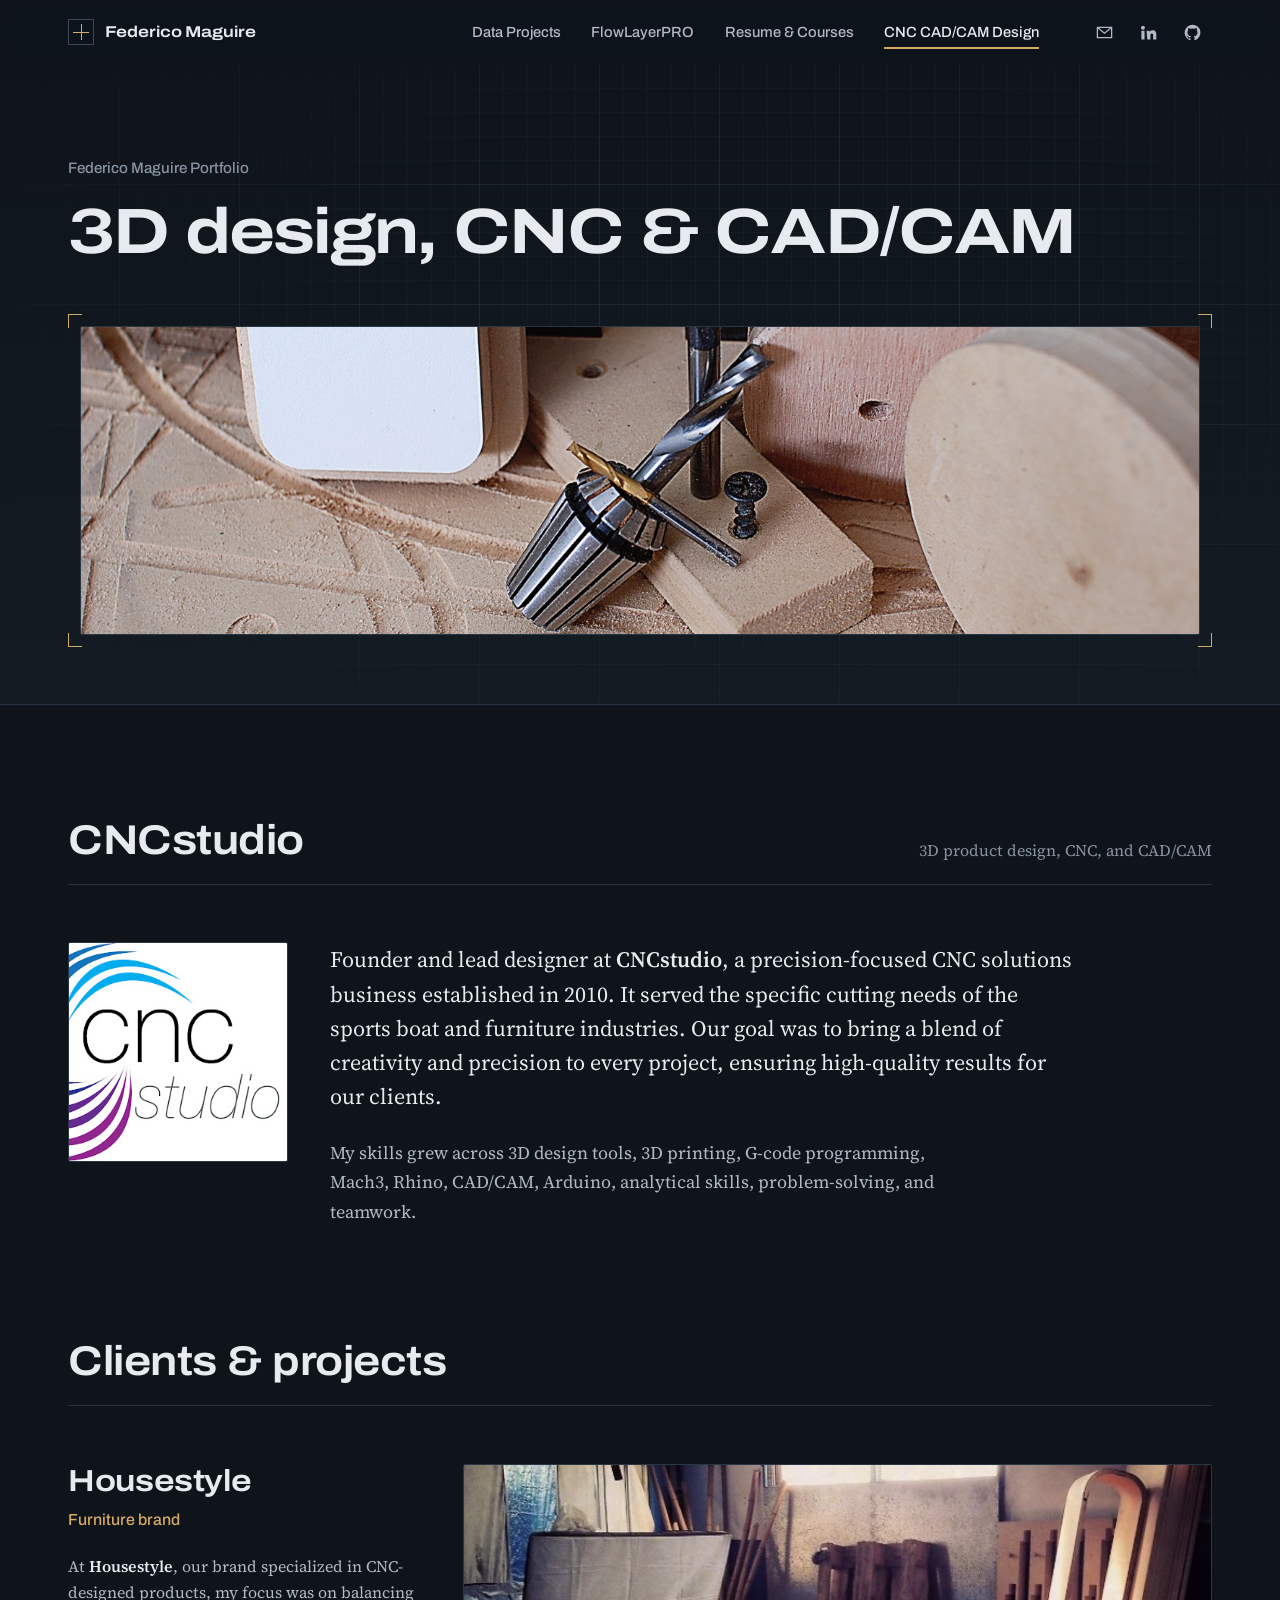
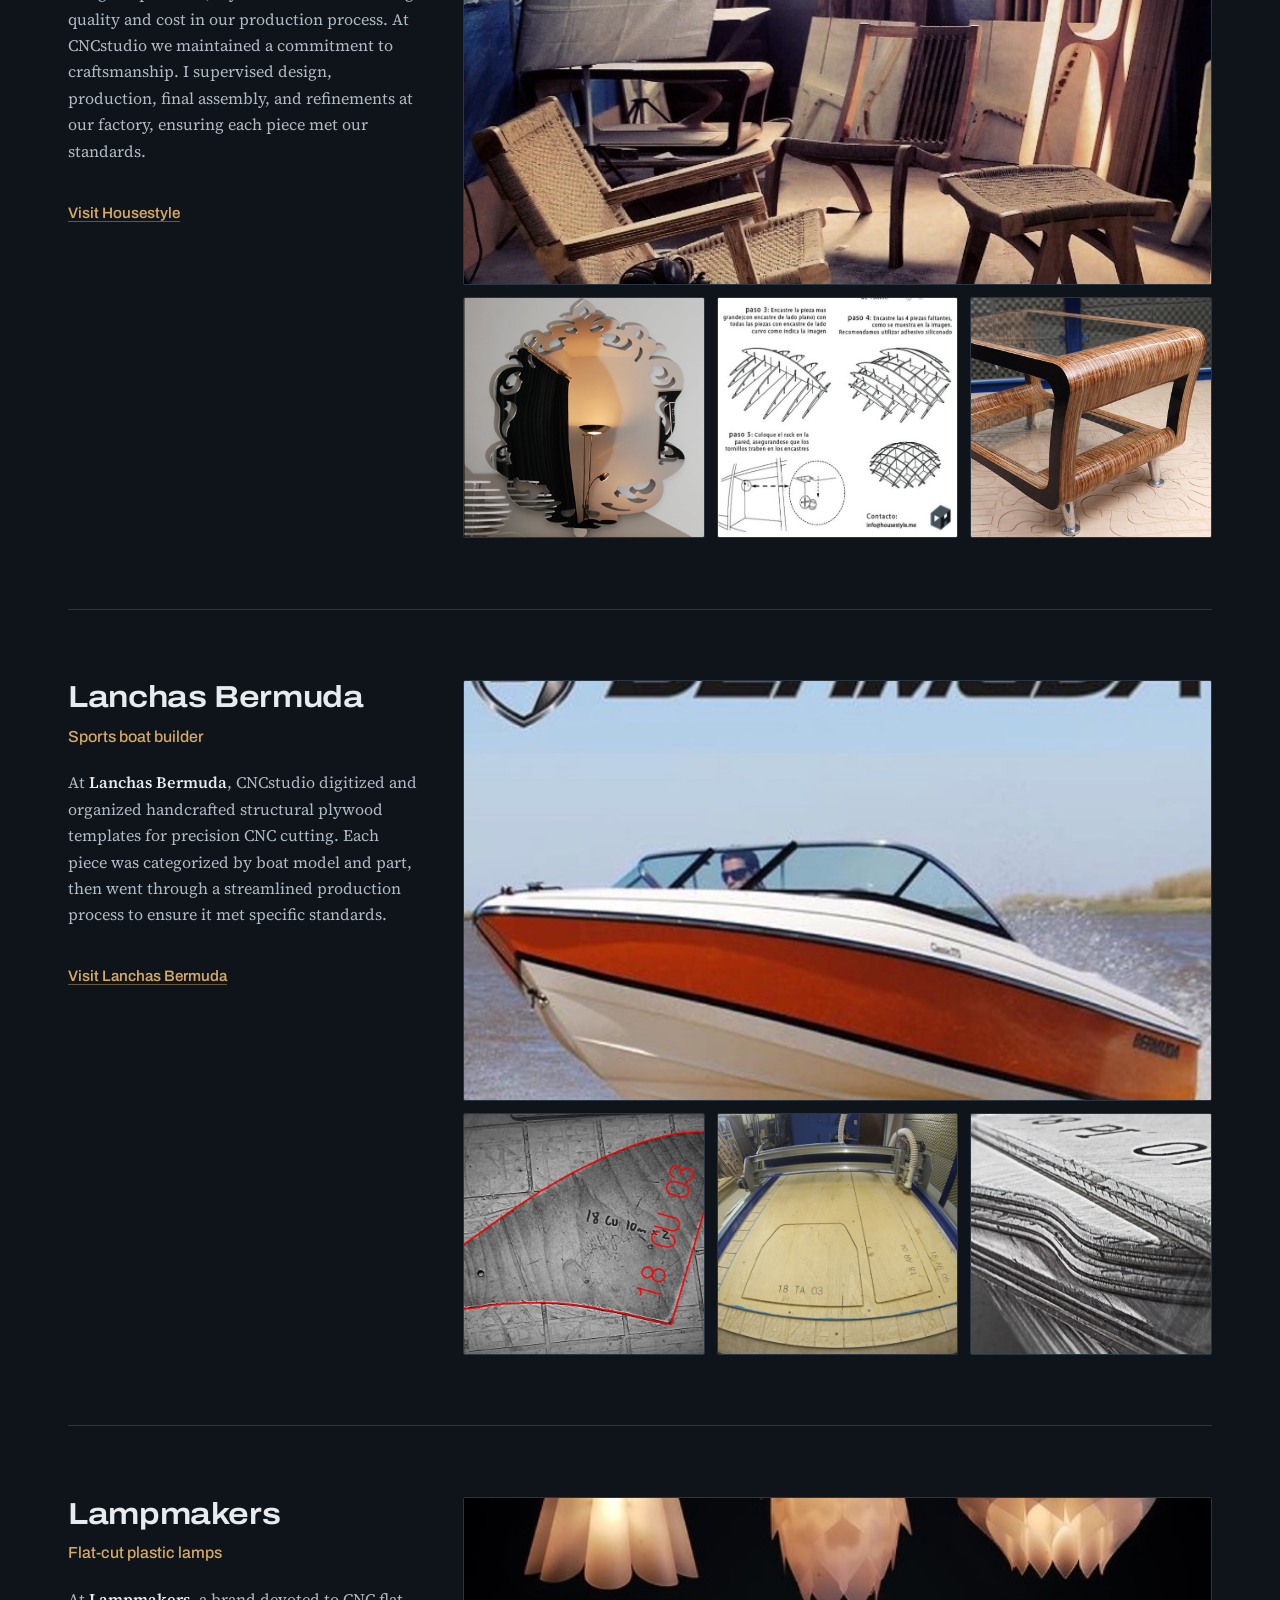
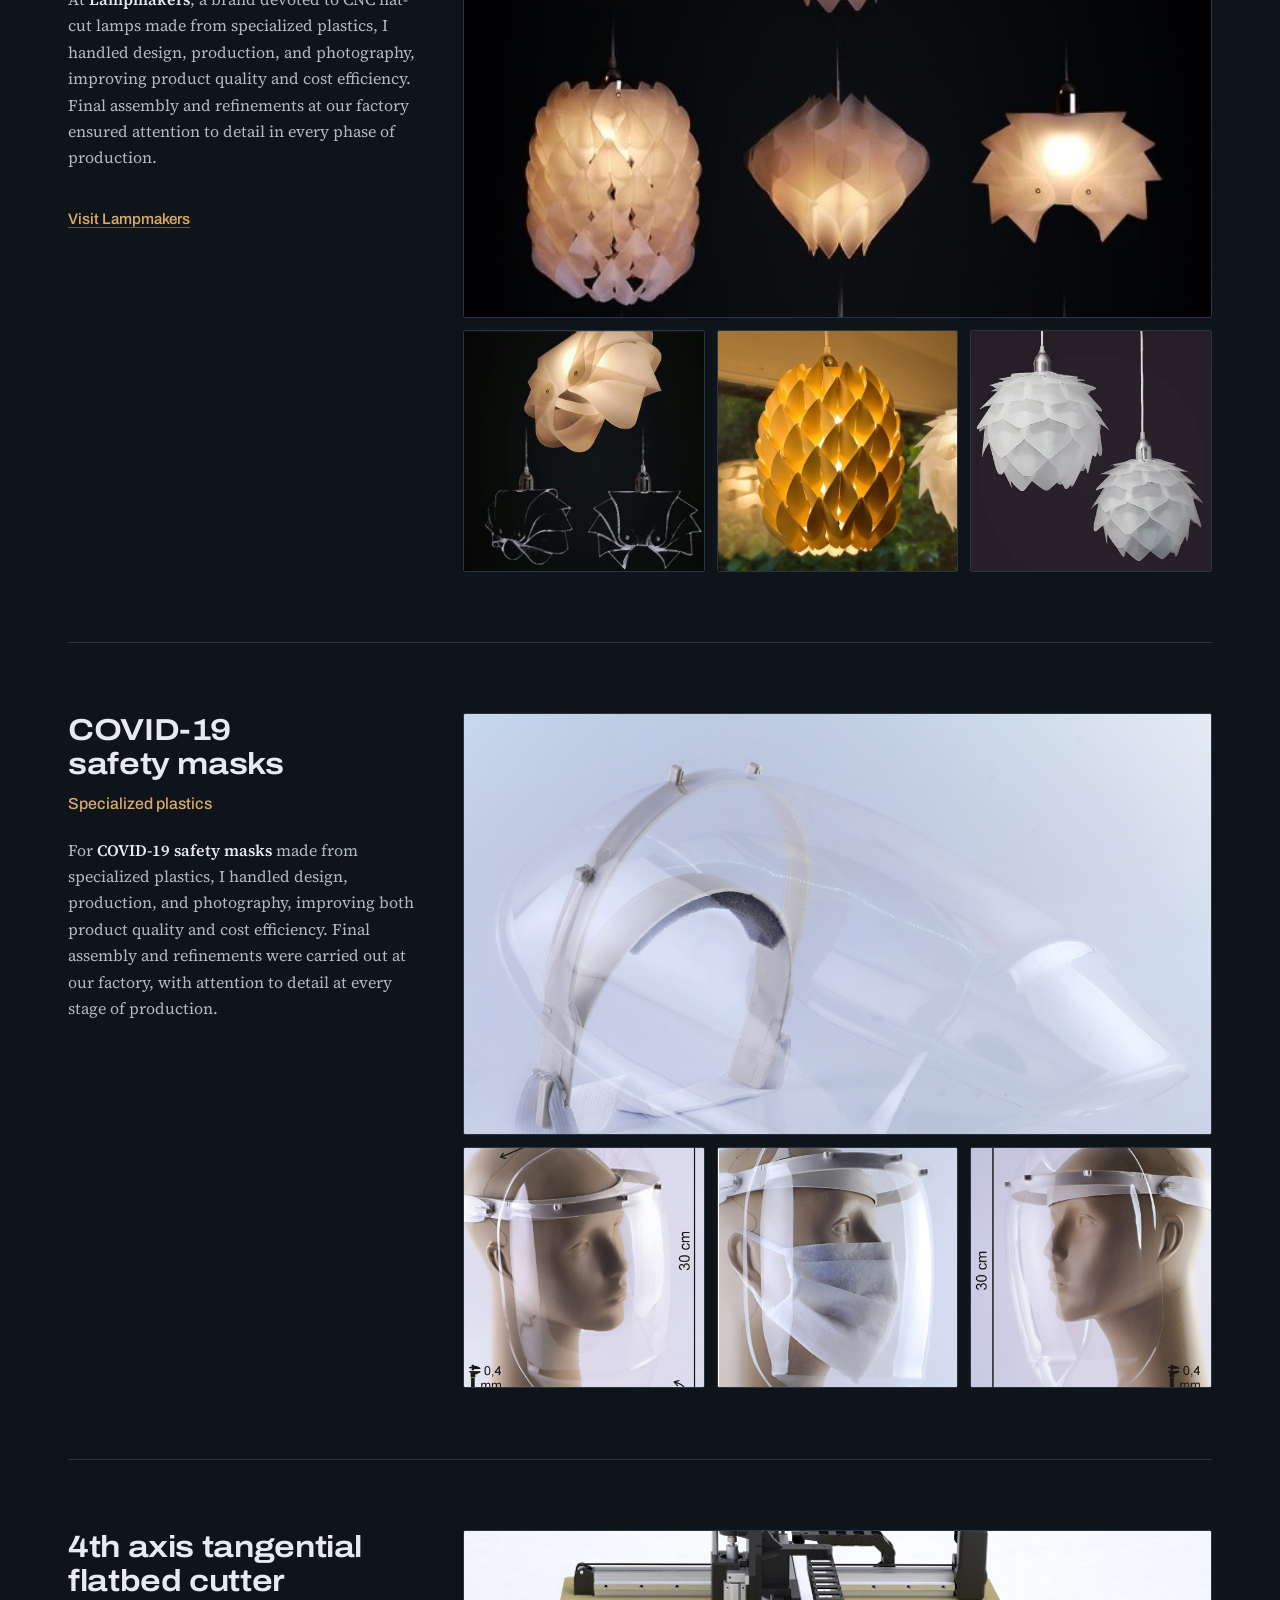
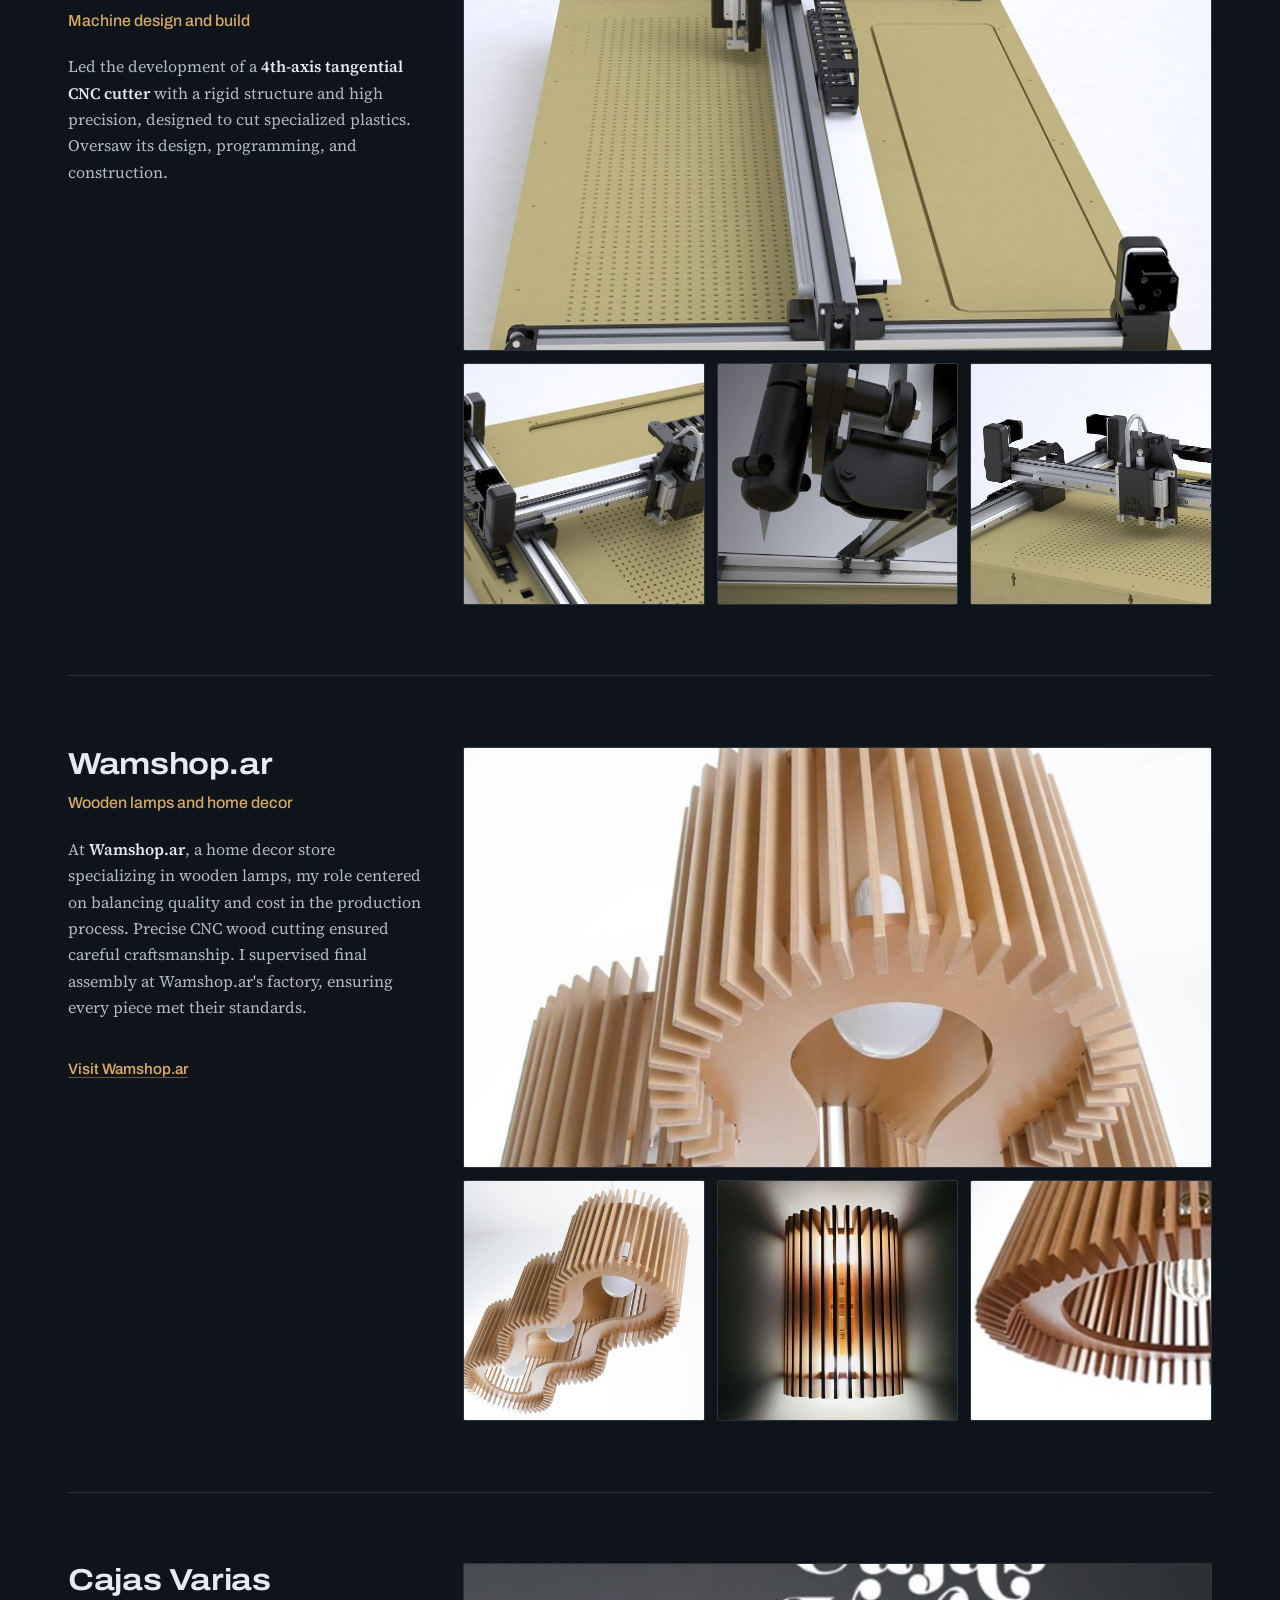
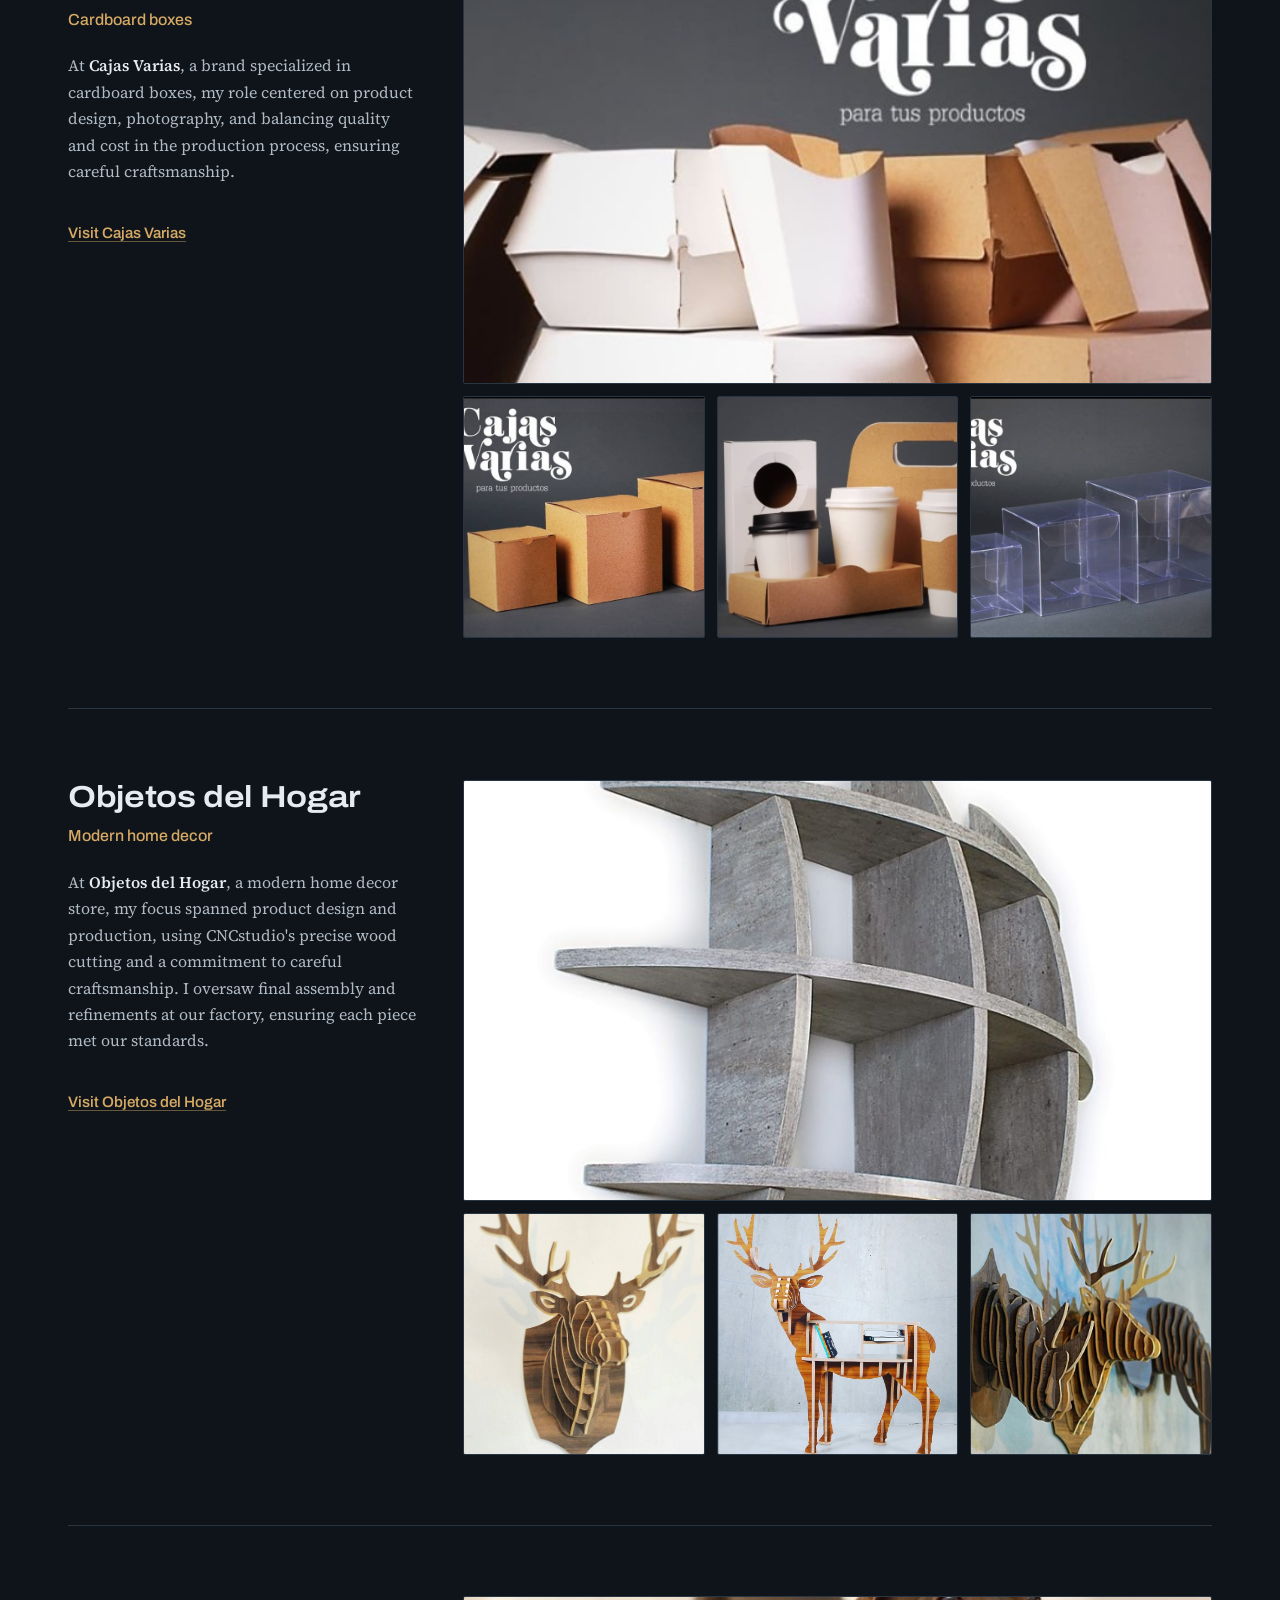
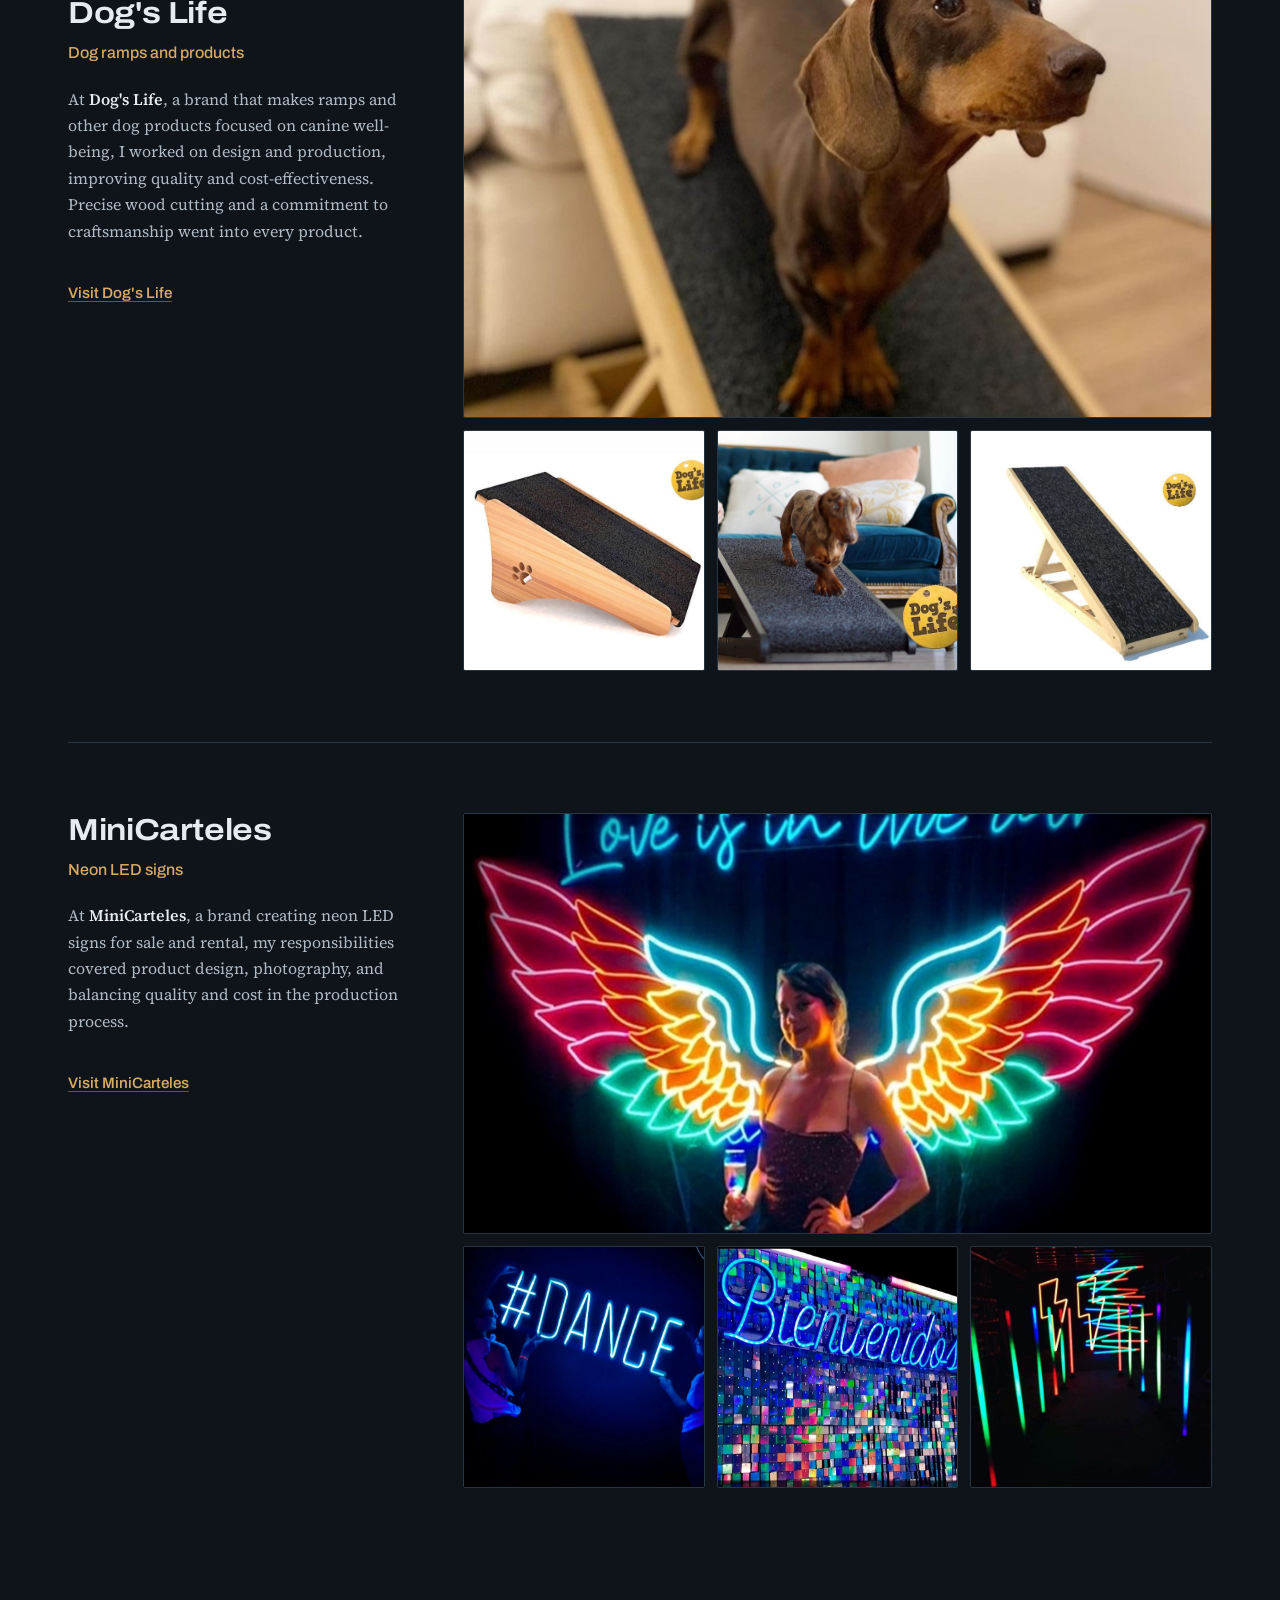
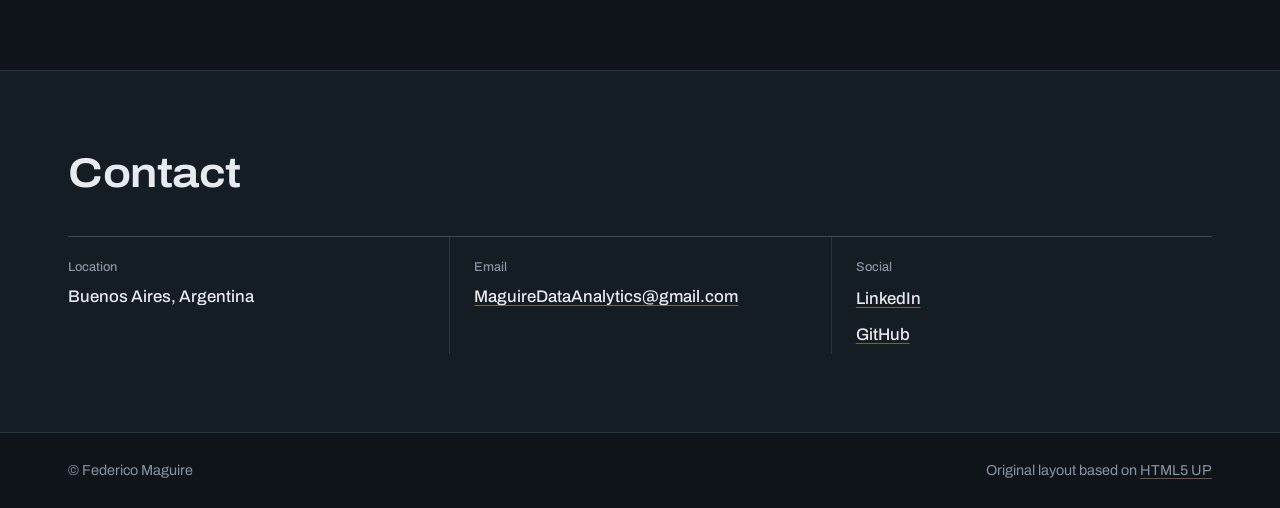
<file: elements.html>
<!DOCTYPE html>
<html lang="en">
<head>
	<meta charset="utf-8" />
	<meta name="viewport" content="width=device-width, initial-scale=1" />
	<title>CNC CAD/CAM Design | Federico Maguire Portfolio</title>
	<meta name="description" content="CNCstudio: 13 years of 3D product design, CNC production, and CAD/CAM work by Federico Maguire." />
	<meta name="theme-color" content="#0e141a" />
	<link rel="preload" href="assets/fonts/archivo-latin-wdth-normal.woff2" as="font" type="font/woff2" crossorigin />
	<link rel="stylesheet" href="assets/css/site.css" />
</head>
<body class="theme-brass">
	<a class="skip-link" href="#main">Skip to content</a>

	<svg width="0" height="0" style="position:absolute" aria-hidden="true">
		<symbol id="i-mail" viewBox="0 0 24 24"><path fill="none" stroke="currentColor" stroke-width="1.6" d="M3 5.5h18v13H3z"/><path fill="none" stroke="currentColor" stroke-width="1.6" d="m3.5 6 8.5 7 8.5-7"/></symbol>
		<symbol id="i-linkedin" viewBox="0 0 24 24"><path fill="currentColor" d="M4.98 3.5a2.5 2.5 0 1 1 0 5 2.5 2.5 0 0 1 0-5zM3 9.75h4v11H3zM9.5 9.75h3.8v1.5h.06c.53-1 1.83-2.05 3.77-2.05 4.03 0 4.77 2.65 4.77 6.1v5.45h-4v-4.83c0-1.15-.02-2.63-1.6-2.63-1.6 0-1.85 1.25-1.85 2.55v4.91h-4z"/></symbol>
		<symbol id="i-github" viewBox="0 0 24 24"><path fill="currentColor" d="M12 2.2a10 10 0 0 0-3.16 19.49c.5.09.68-.22.68-.48v-1.7c-2.78.6-3.37-1.34-3.37-1.34-.46-1.16-1.11-1.47-1.11-1.47-.91-.62.07-.6.07-.6 1 .07 1.53 1.03 1.53 1.03.9 1.52 2.34 1.08 2.91.83.09-.65.35-1.08.63-1.33-2.22-.25-4.55-1.11-4.55-4.94 0-1.09.39-1.98 1.03-2.68-.1-.25-.45-1.27.1-2.64 0 0 .84-.27 2.75 1.02a9.5 9.5 0 0 1 5 0c1.91-1.29 2.75-1.02 2.75-1.02.55 1.37.2 2.39.1 2.64.64.7 1.03 1.59 1.03 2.68 0 3.84-2.34 4.68-4.57 4.93.36.31.68.92.68 1.85v2.74c0 .27.18.58.69.48A10 10 0 0 0 12 2.2z"/></symbol>
	</svg>

	<header class="site-header">
		<div class="container">
			<a class="brand" href="index.html"><span class="brand-mark" aria-hidden="true"></span>Federico Maguire</a>
			<button class="nav-toggle" type="button" aria-expanded="false" aria-controls="site-nav"><span class="nav-toggle-bars" aria-hidden="true"></span>Menu</button>
			<nav class="nav" id="site-nav" aria-label="Main">
				<ul class="nav-links">
					<li><a href="index.html">Data Projects</a></li>
					<li><a href="flowlayerpro.html">FlowLayerPRO</a></li>
					<li><a href="generic.html">Resume &amp; Courses</a></li>
					<li><a href="elements.html" aria-current="page">CNC CAD/CAM Design</a></li>
				</ul>
				<ul class="icon-links">
					<li><a href="mailto:MaguireDataAnalytics@gmail.com" aria-label="Email"><svg aria-hidden="true"><use href="#i-mail"/></svg></a></li>
					<li><a href="https://www.linkedin.com/in/Federico-Maguire/" aria-label="LinkedIn"><svg aria-hidden="true"><use href="#i-linkedin"/></svg></a></li>
					<li><a href="https://github.com/FedeMaguire" aria-label="GitHub"><svg aria-hidden="true"><use href="#i-github"/></svg></a></li>
				</ul>
			</nav>
		</div>
	</header>

		<!-- Intro -->
	<section class="hero hero--page" aria-labelledby="intro-title">
		<div class="container">
			<p class="hero-kicker">Federico Maguire Portfolio</p>
			<h1 class="hero-title" id="intro-title">3D design, CNC &amp; CAD/CAM</h1>
			<div class="banner frame frame--accent">
				<span class="shot"><img src="images/cncstudio/fresas1.jpg" alt="CNC router bits used at CNCstudio" width="1548" height="425" /></span>
			</div>
		</div>
	</section>

	<main id="main">

		<!-- CNCstudio -->
		<section class="section" aria-labelledby="studio-title">
			<div class="container">
				<div class="section-head">
					<h2 id="studio-title">CNCstudio</h2>
					<p>3D product design, CNC, and CAD/CAM</p>
				</div>
				<div class="history">
					<span class="shot"><img src="images/cncstudio.jpg" alt="CNCstudio workshop" width="288" height="288" /></span>
					<div>
						<h3 class="visually-hidden">History</h3>
						<p class="lede">Founder and lead designer
						at <b>CNCstudio</b>, a precision-focused CNC solutions business established in 2010. It served the specific cutting
						needs of the sports boat and furniture industries. Our goal was to bring a blend of creativity and precision to every project,
						ensuring high-quality results for our clients.</p>
						<p>My skills grew
						across 3D design tools, 3D printing, G-code programming, Mach3, Rhino, CAD/CAM, Arduino, analytical skills, problem-solving,
						and teamwork.</p>
					</div>
				</div>
			</div>
		</section>

		<!-- Clients and projects -->
		<section class="section" aria-labelledby="clients-title">
			<div class="container">
				<div class="section-head">
					<h2 id="clients-title">Clients &amp; projects</h2>
				</div>
				<article class="client" id="housestyle">
					<div class="client-body">
						<h3>Housestyle</h3>
						<p class="client-role">Furniture brand</p>
						<p>At <b>Housestyle</b>,
								our brand specialized in CNC-designed products, my focus was on balancing
								quality and cost in our production process. At CNCstudio we maintained a commitment to craftsmanship.
								I supervised design, production, final assembly, and refinements at our factory, ensuring each piece met our standards.</p>
							<a class="text-link" href="https://www.facebook.com/housestyle.muebles/photos_by?locale=es_LA">Visit Housestyle</a>
					</div>
					<div class="client-media">
						<div class="mosaic">
							<a class="shot" href="images/cncstudio/house 1.jpg" data-lightbox><img src="images/cncstudio/house 1.jpg" alt="Housestyle CNC-designed furniture" loading="lazy" /></a>
							<a class="shot" href="images/cncstudio/house 2.jpg" data-lightbox><img src="images/cncstudio/house 2.jpg" alt="Housestyle furniture piece" loading="lazy" /></a>
							<a class="shot" href="images/cncstudio/house 4.jpg" data-lightbox><img src="images/cncstudio/house 4.jpg" alt="Housestyle furniture piece" loading="lazy" /></a>
							<a class="shot" href="images/cncstudio/house 3.jpg" data-lightbox><img src="images/cncstudio/house 3.jpg" alt="Housestyle furniture piece" loading="lazy" /></a>
						</div>
					</div>
				</article>
				<article class="client" id="bermuda">
					<div class="client-body">
						<h3>Lanchas Bermuda</h3>
						<p class="client-role">Sports boat builder</p>
						<p>At <b>Lanchas Bermuda</b>,
								CNCstudio digitized and organized handcrafted structural plywood templates
								for precision CNC cutting. Each piece was categorized by boat model and part, then went through a
								streamlined production process to ensure it met specific standards.</p>
							<a class="text-link" href="https://www.instagram.com/lanchasbermuda/">Visit Lanchas Bermuda</a>
					</div>
					<div class="client-media">
						<div class="mosaic">
							<a class="shot" href="images/cncstudio/bermuda6.jpg" data-lightbox><img src="images/cncstudio/bermuda6.jpg" alt="Lanchas Bermuda boat hull templates" loading="lazy" /></a>
							<a class="shot" href="images/cncstudio/bermuda1.jpg" data-lightbox><img src="images/cncstudio/bermuda1.jpg" alt="CNC-cut plywood boat structure for Lanchas Bermuda" loading="lazy" /></a>
							<a class="shot" href="images/cncstudio/bermuda5.jpg" data-lightbox><img src="images/cncstudio/bermuda5.jpg" alt="CNC-cut plywood boat structure for Lanchas Bermuda" loading="lazy" /></a>
							<a class="shot" href="images/cncstudio/bermuda2.jpg" data-lightbox><img src="images/cncstudio/bermuda2.jpg" alt="CNC-cut plywood boat structure for Lanchas Bermuda" loading="lazy" /></a>
						</div>
					</div>
				</article>
				<article class="client" id="lampmakers">
					<div class="client-body">
						<h3>Lampmakers</h3>
						<p class="client-role">Flat-cut plastic lamps</p>
						<p>At <b>Lampmakers</b>, a brand devoted
								to CNC flat-cut lamps made from specialized plastics, I handled
								design, production, and photography, improving product quality and cost efficiency. Final assembly
								and refinements at our factory ensured attention to detail in every phase of production.</p>
							<a class="text-link" href="https://www.instagram.com/lampmakers/">Visit Lampmakers</a>
					</div>
					<div class="client-media">
						<div class="mosaic">
							<a class="shot" href="images/cncstudio/lamp1.jpg" data-lightbox><img src="images/cncstudio/lamp1.jpg" alt="Lampmakers flat-cut plastic lamp" loading="lazy" /></a>
							<a class="shot" href="images/cncstudio/lamp3.jpg" data-lightbox><img src="images/cncstudio/lamp3.jpg" alt="Lampmakers lamp" loading="lazy" /></a>
							<a class="shot" href="images/cncstudio/lamp2.jpg" data-lightbox><img src="images/cncstudio/lamp2.jpg" alt="Lampmakers lamp" loading="lazy" /></a>
							<a class="shot" href="images/cncstudio/lamp4.jpg" data-lightbox><img src="images/cncstudio/lamp4.jpg" alt="Lampmakers lamp" loading="lazy" /></a>
						</div>
					</div>
				</article>
				<article class="client" id="masks">
					<div class="client-body">
						<h3>COVID-19 safety masks</h3>
						<p class="client-role">Specialized plastics</p>
						<p>For <b>COVID-19 safety masks</b>
								made from specialized plastics, I handled design,
								production, and photography, improving both product quality and cost efficiency. Final assembly and
								refinements were carried out at our factory, with attention to detail at every stage of production.</p>
					</div>
					<div class="client-media">
						<div class="mosaic">
							<a class="shot" href="images/cncstudio/mascara1.jpg" data-lightbox><img src="images/cncstudio/mascara1.jpg" alt="Plastic COVID-19 face shield" loading="lazy" /></a>
							<a class="shot" href="images/cncstudio/mascara2.jpg" data-lightbox><img src="images/cncstudio/mascara2.jpg" alt="COVID-19 safety mask" loading="lazy" /></a>
							<a class="shot" href="images/cncstudio/mascara4.jpg" data-lightbox><img src="images/cncstudio/mascara4.jpg" alt="COVID-19 safety mask" loading="lazy" /></a>
							<a class="shot" href="images/cncstudio/mascara3.jpg" data-lightbox><img src="images/cncstudio/mascara3.jpg" alt="COVID-19 safety mask" loading="lazy" /></a>
						</div>
					</div>
				</article>
				<article class="client" id="cutter">
					<div class="client-body">
						<h3>4th axis tangential flatbed cutter</h3>
						<p class="client-role">Machine design and build</p>
						<p>Led the development of a <b>4th-axis tangential CNC cutter</b>
								with a rigid structure and high precision, designed to cut specialized plastics. Oversaw its design, programming, and construction.</p>
					</div>
					<div class="client-media">
						<div class="mosaic">
							<a class="shot" href="images/cncstudio/drag4.jpg" data-lightbox><img src="images/cncstudio/drag4.jpg" alt="4th-axis tangential CNC cutter" loading="lazy" /></a>
							<a class="shot" href="images/cncstudio/drag1.jpg" data-lightbox><img src="images/cncstudio/drag1.jpg" alt="Tangential cutter build" loading="lazy" /></a>
							<a class="shot" href="images/cncstudio/drag3.jpg" data-lightbox><img src="images/cncstudio/drag3.jpg" alt="Tangential cutter build" loading="lazy" /></a>
							<a class="shot" href="images/cncstudio/drag2.jpg" data-lightbox><img src="images/cncstudio/drag2.jpg" alt="Tangential cutter build" loading="lazy" /></a>
						</div>
					</div>
				</article>
				<article class="client" id="wamshop">
					<div class="client-body">
						<h3>Wamshop.ar</h3>
						<p class="client-role">Wooden lamps and home decor</p>
						<p>At <b>Wamshop.ar</b>, a home decor store
								specializing in wooden lamps, my role centered on balancing quality and cost
								in the production process. Precise CNC wood cutting ensured careful craftsmanship. I supervised final
								assembly at Wamshop.ar's factory, ensuring every piece met their standards.</p>
							<a class="text-link" href="https://www.instagram.com/wamshop.ar/">Visit Wamshop.ar</a>
					</div>
					<div class="client-media">
						<div class="mosaic">
							<a class="shot" href="images/cncstudio/wam3.jpg" data-lightbox><img src="images/cncstudio/wam3.jpg" alt="Wamshop.ar wooden lamp" loading="lazy" /></a>
							<a class="shot" href="images/cncstudio/wam1.jpg" data-lightbox><img src="images/cncstudio/wam1.jpg" alt="Wamshop.ar wooden lamp" loading="lazy" /></a>
							<a class="shot" href="images/cncstudio/wam4.jpg" data-lightbox><img src="images/cncstudio/wam4.jpg" alt="Wamshop.ar wooden lamp" loading="lazy" /></a>
							<a class="shot" href="images/cncstudio/wam2.jpg" data-lightbox><img src="images/cncstudio/wam2.jpg" alt="Wamshop.ar wooden lamp" loading="lazy" /></a>
						</div>
					</div>
				</article>
				<article class="client" id="cajas">
					<div class="client-body">
						<h3>Cajas Varias</h3>
						<p class="client-role">Cardboard boxes</p>
						<p>At <b>Cajas Varias</b>,
								a brand specialized in cardboard boxes, my role centered on product design, photography,
								and balancing quality and cost in the production process, ensuring careful craftsmanship.</p>
							<a class="text-link" href="https://www.instagram.com/cajasvarias/">Visit Cajas Varias</a>
					</div>
					<div class="client-media">
						<div class="mosaic">
							<a class="shot" href="images/cncstudio/cajas 3.jpg" data-lightbox><img src="images/cncstudio/cajas 3.jpg" alt="Cajas Varias cardboard box" loading="lazy" /></a>
							<a class="shot" href="images/cncstudio/cajas 1.jpg" data-lightbox><img src="images/cncstudio/cajas 1.jpg" alt="Cajas Varias cardboard box" loading="lazy" /></a>
							<a class="shot" href="images/cncstudio/cajas 4.jpg" data-lightbox><img src="images/cncstudio/cajas 4.jpg" alt="Cajas Varias cardboard box" loading="lazy" /></a>
							<a class="shot" href="images/cncstudio/cajas 2.jpg" data-lightbox><img src="images/cncstudio/cajas 2.jpg" alt="Cajas Varias cardboard box" loading="lazy" /></a>
						</div>
					</div>
				</article>
				<article class="client" id="objetos">
					<div class="client-body">
						<h3>Objetos del Hogar</h3>
						<p class="client-role">Modern home decor</p>
						<p>At <b>Objetos del Hogar</b>,
								a modern home decor store, my focus spanned product design and production, using CNCstudio's precise wood cutting
								and a commitment to careful craftsmanship. I oversaw final assembly and refinements
								at our factory, ensuring each piece met our standards.</p>
							<a class="text-link" href="https://www.instagram.com/objetosdelhogar/">Visit Objetos del Hogar</a>
					</div>
					<div class="client-media">
						<div class="mosaic">
							<a class="shot" href="images/cncstudio/rack.jpg" data-lightbox><img src="images/cncstudio/rack.jpg" alt="Objetos del Hogar wooden rack" loading="lazy" /></a>
							<a class="shot" href="images/cncstudio/deer2.jpg" data-lightbox><img src="images/cncstudio/deer2.jpg" alt="Wooden deer head decor" loading="lazy" /></a>
							<a class="shot" href="images/cncstudio/deer.jpg" data-lightbox><img src="images/cncstudio/deer.jpg" alt="Wooden deer head decor" loading="lazy" /></a>
							<a class="shot" href="images/cncstudio/animalshead.jpg" data-lightbox><img src="images/cncstudio/animalshead.jpg" alt="Wooden animal head decor" loading="lazy" /></a>
						</div>
					</div>
				</article>
				<article class="client" id="dogslife">
					<div class="client-body">
						<h3>Dog's Life</h3>
						<p class="client-role">Dog ramps and products</p>
						<p>At <b>Dog's Life</b>, a brand
								that makes ramps and other dog products focused on canine
								well-being, I worked on design and production, improving
								quality and cost-effectiveness. Precise wood cutting and a
								commitment to craftsmanship went into every product.</p>
							<a class="text-link" href="https://www.instagram.com/dooogslife/">Visit Dog's Life</a>
					</div>
					<div class="client-media">
						<div class="mosaic">
							<a class="shot" href="images/cncstudio/dog1.jpg" data-lightbox><img src="images/cncstudio/dog1.jpg" alt="Dog's Life wooden dog ramp" loading="lazy" /></a>
							<a class="shot" href="images/cncstudio/dogs2.jpg" data-lightbox><img src="images/cncstudio/dogs2.jpg" alt="Dog's Life product" loading="lazy" /></a>
							<a class="shot" href="images/cncstudio/dogs4.jpg" data-lightbox><img src="images/cncstudio/dogs4.jpg" alt="Dog's Life product" loading="lazy" /></a>
							<a class="shot" href="images/cncstudio/dogs3.jpg" data-lightbox><img src="images/cncstudio/dogs3.jpg" alt="Dog's Life product" loading="lazy" /></a>
						</div>
					</div>
				</article>
				<article class="client" id="minicarteles">
					<div class="client-body">
						<h3>MiniCarteles</h3>
						<p class="client-role">Neon LED signs</p>
						<p>At <b>MiniCarteles</b>,
								a brand creating neon LED signs for sale and rental, my responsibilities
								covered product design, photography, and balancing quality and cost in the production
								process.</p>
							<a class="text-link" href="https://www.instagram.com/minicarteles/">Visit MiniCarteles</a>
					</div>
					<div class="client-media">
						<div class="mosaic">
							<a class="shot" href="images/cncstudio/carteles 4.jpg" data-lightbox><img src="images/cncstudio/carteles 4.jpg" alt="MiniCarteles neon LED sign" loading="lazy" /></a>
							<a class="shot" href="images/cncstudio/carteles 5.jpg" data-lightbox><img src="images/cncstudio/carteles 5.jpg" alt="MiniCarteles neon LED sign" loading="lazy" /></a>
							<a class="shot" href="images/cncstudio/carteles3.jpg" data-lightbox><img src="images/cncstudio/carteles3.jpg" alt="MiniCarteles neon LED sign" loading="lazy" /></a>
							<a class="shot" href="images/cncstudio/carteles 1.jpg" data-lightbox><img src="images/cncstudio/carteles 1.jpg" alt="MiniCarteles neon LED sign" loading="lazy" /></a>
						</div>
					</div>
				</article>
			</div>
		</section>

	</main>

	<!-- Contact -->
	<section class="contact" aria-labelledby="contact-title">
		<div class="container">
			<h2 id="contact-title">Contact</h2>
			<div class="contact-grid">
				<div>
					<h3>Location</h3>
					<p>Buenos Aires, Argentina</p>
				</div>
				<div>
					<h3>Email</h3>
					<p><a href="mailto:MaguireDataAnalytics@gmail.com">MaguireDataAnalytics@gmail.com</a></p>
				</div>
				<div>
					<h3>Social</h3>
					<ul>
						<li><a href="https://www.linkedin.com/in/Federico-Maguire/">LinkedIn</a></li>
						<li><a href="https://github.com/FedeMaguire">GitHub</a></li>
					</ul>
				</div>
			</div>
		</div>
	</section>

	<footer class="site-footer">
		<div class="container">
			<p>&copy; Federico Maguire</p>
			<p>Original layout based on <a href="https://html5up.net">HTML5 UP</a></p>
		</div>
	</footer>

	<script src="assets/js/site.js"></script>
</body>
</html>
</file>
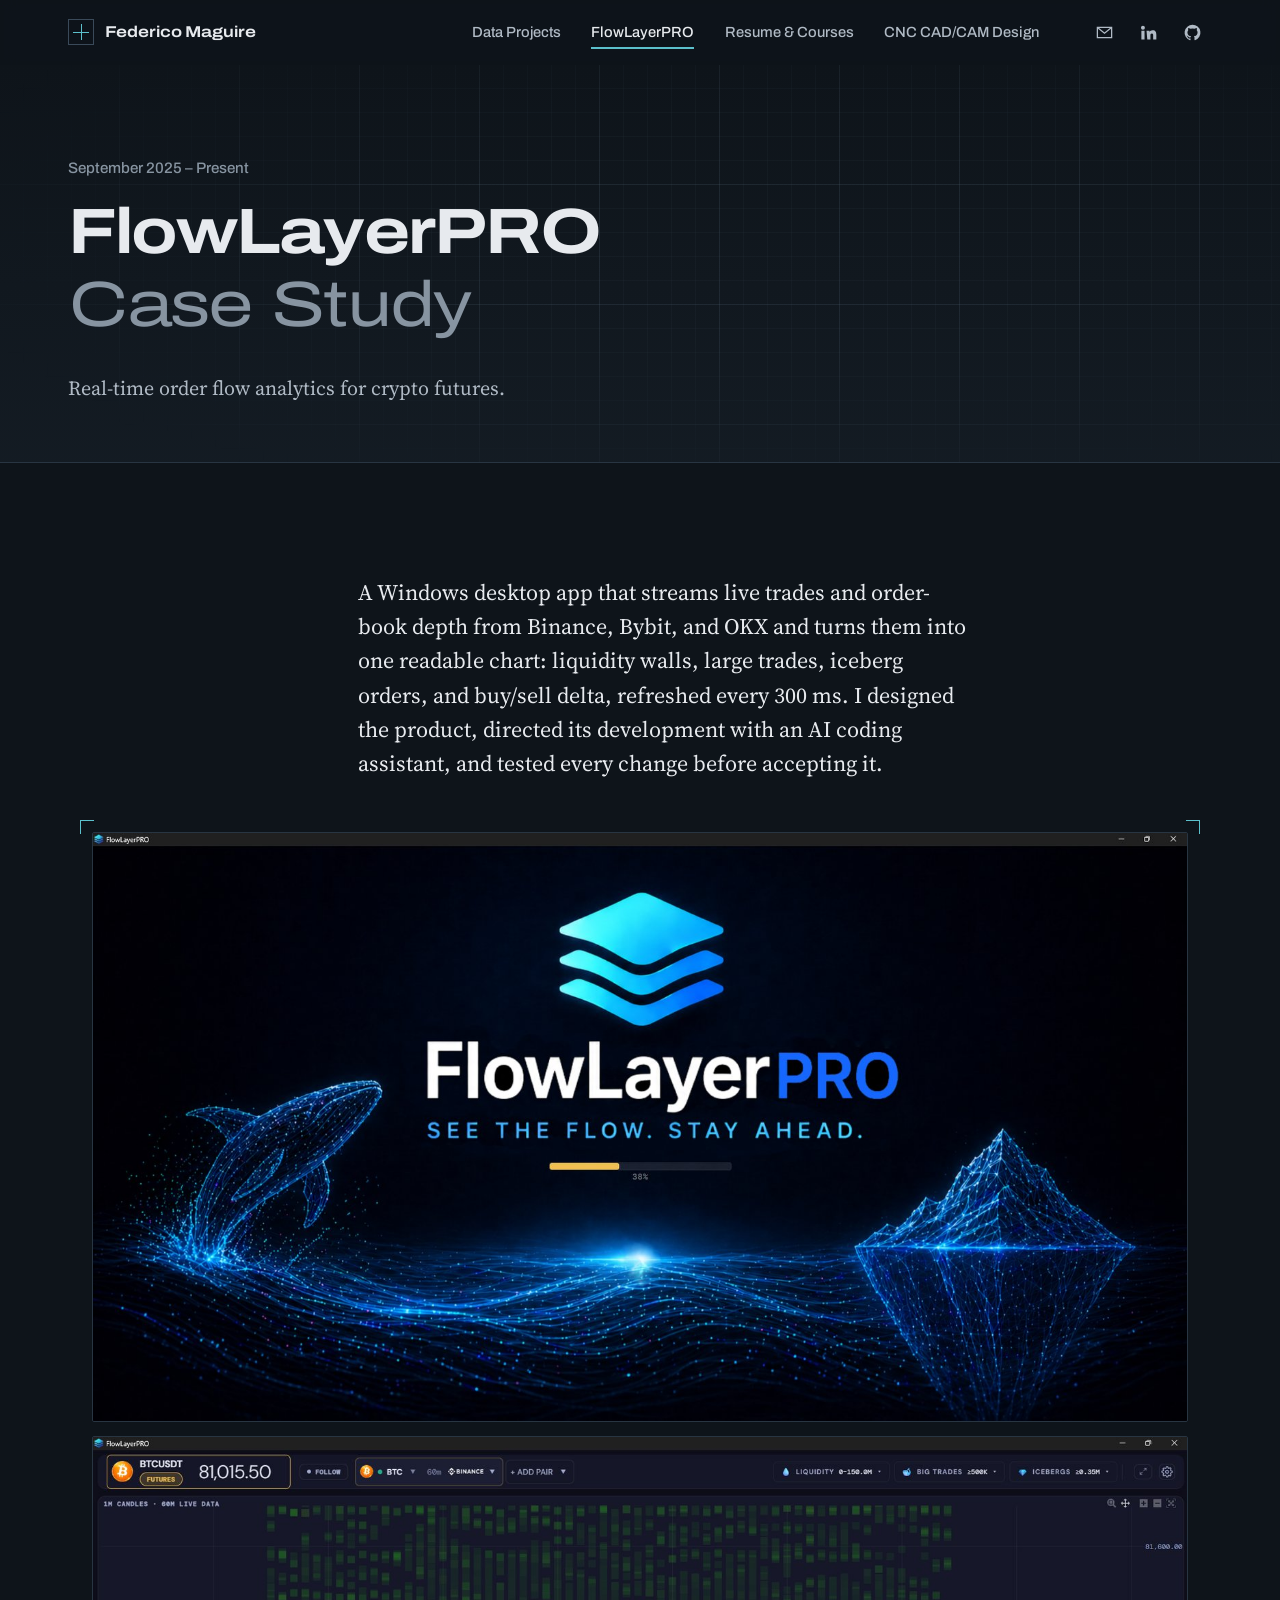
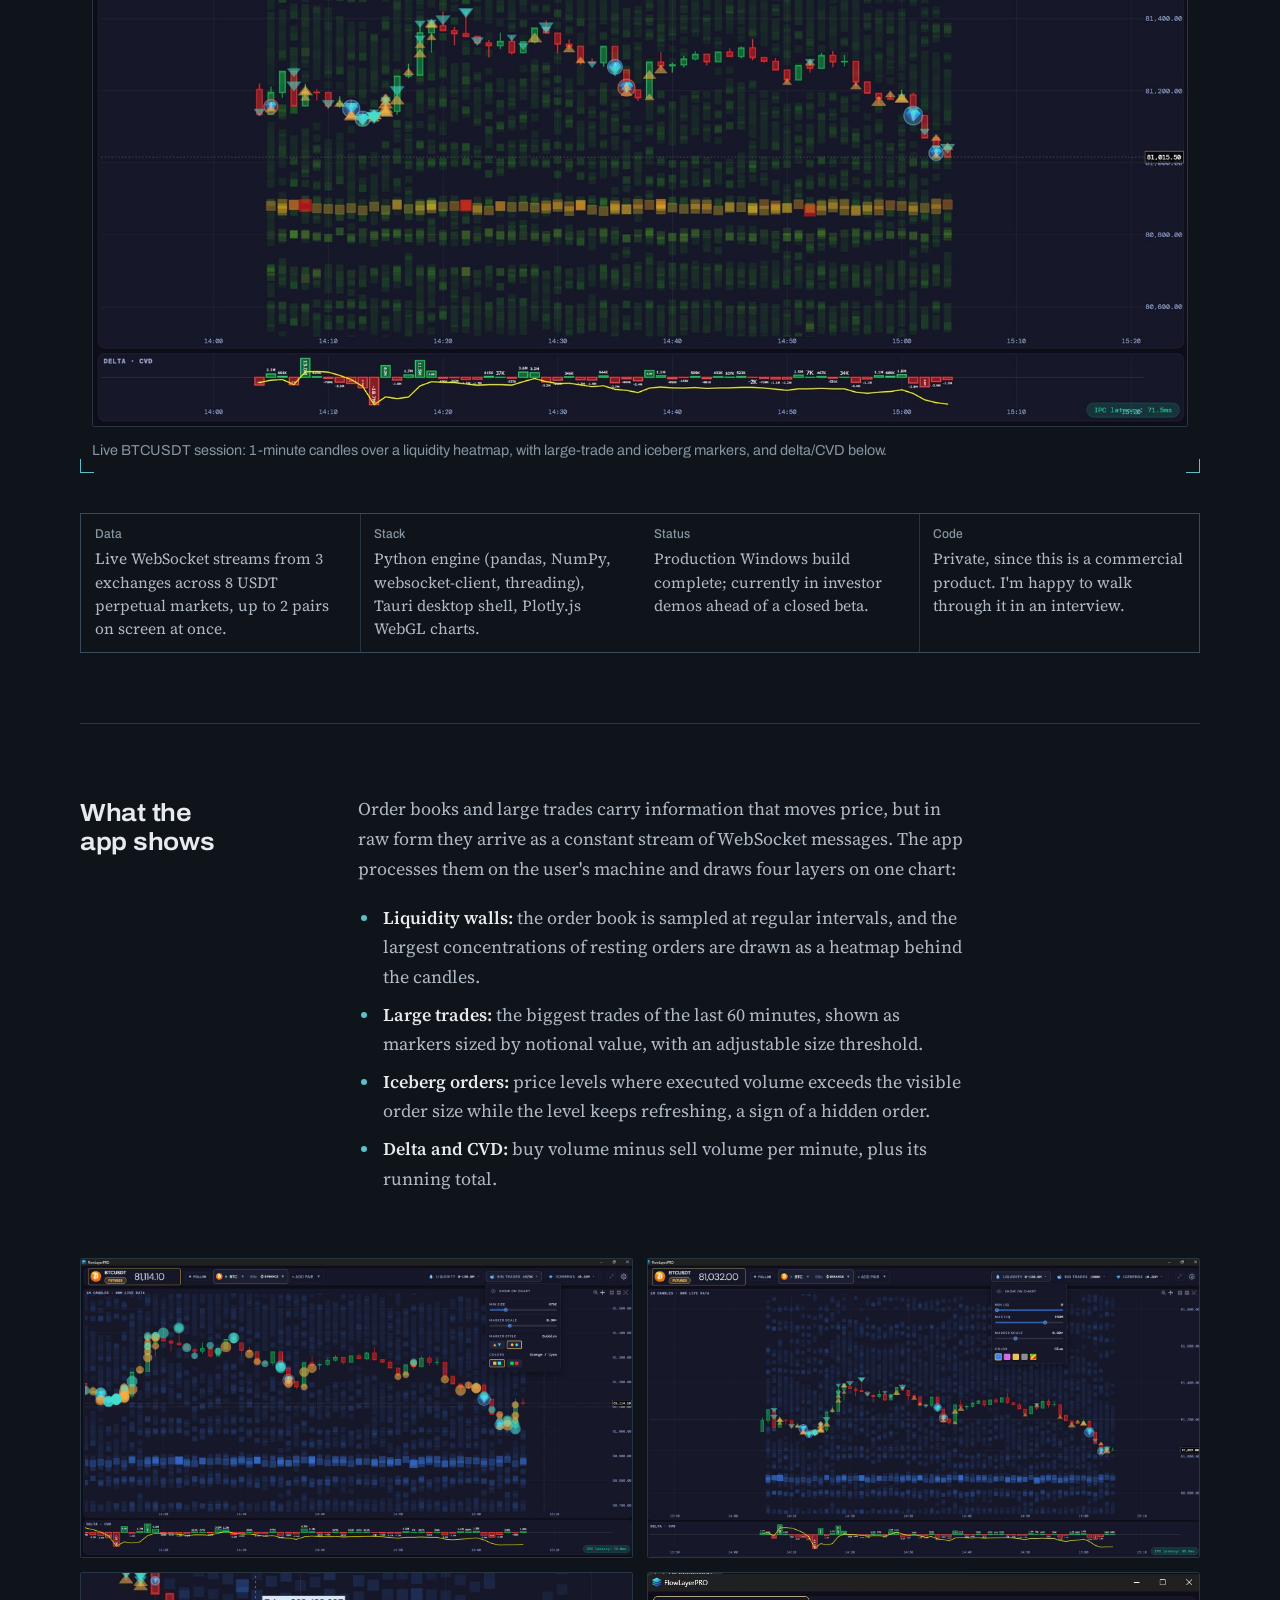
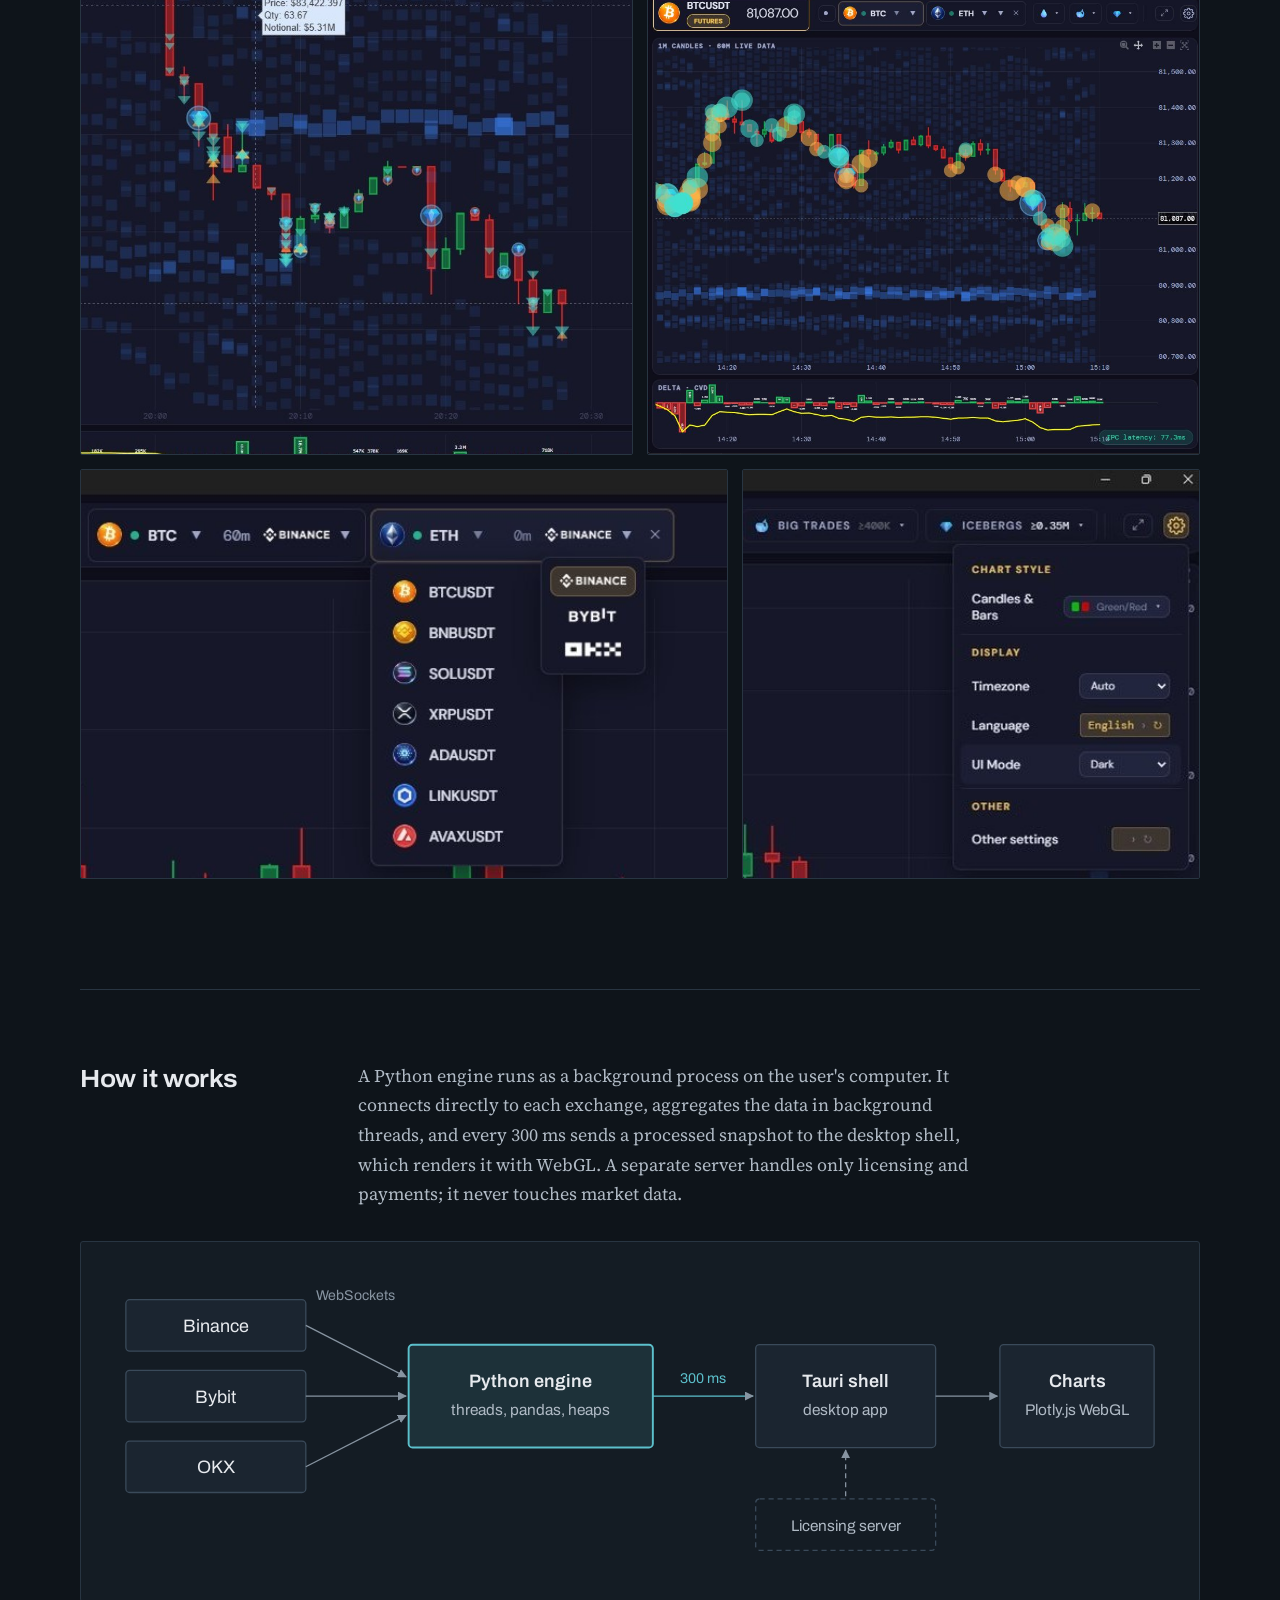
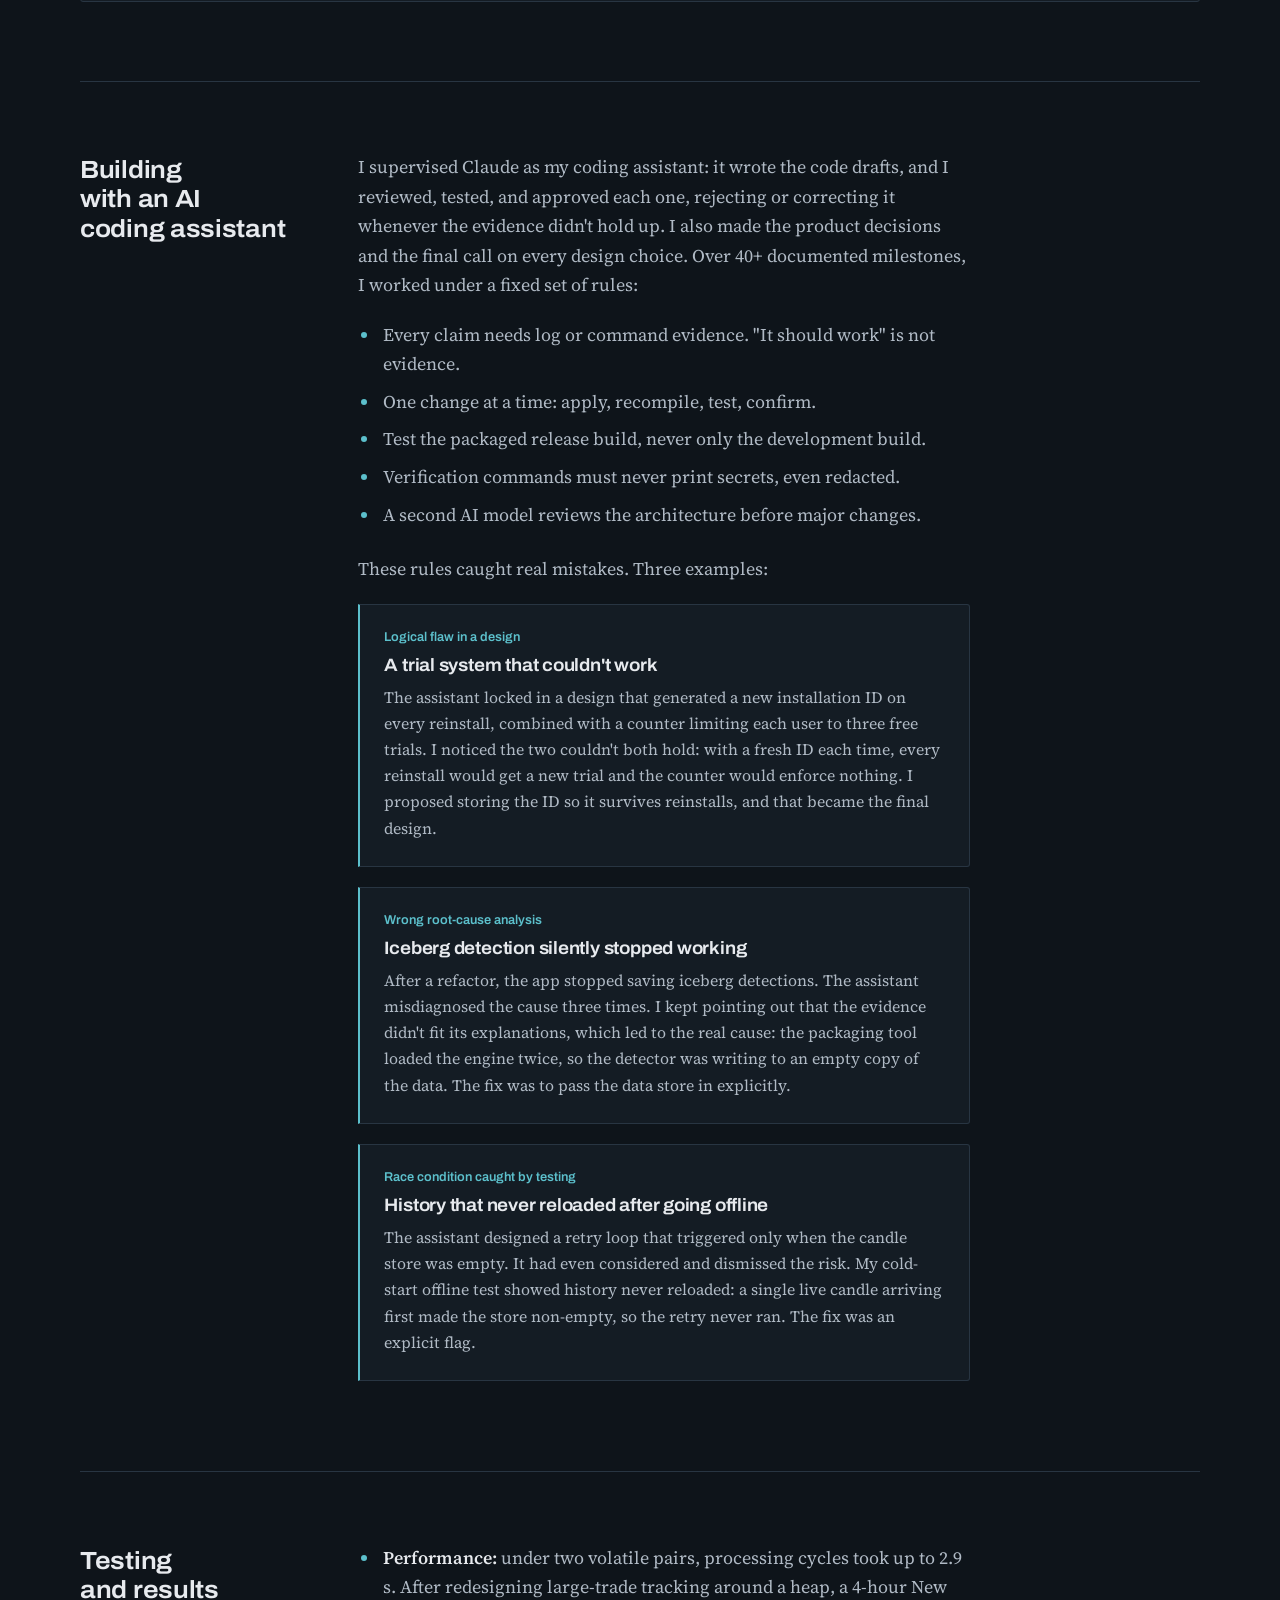
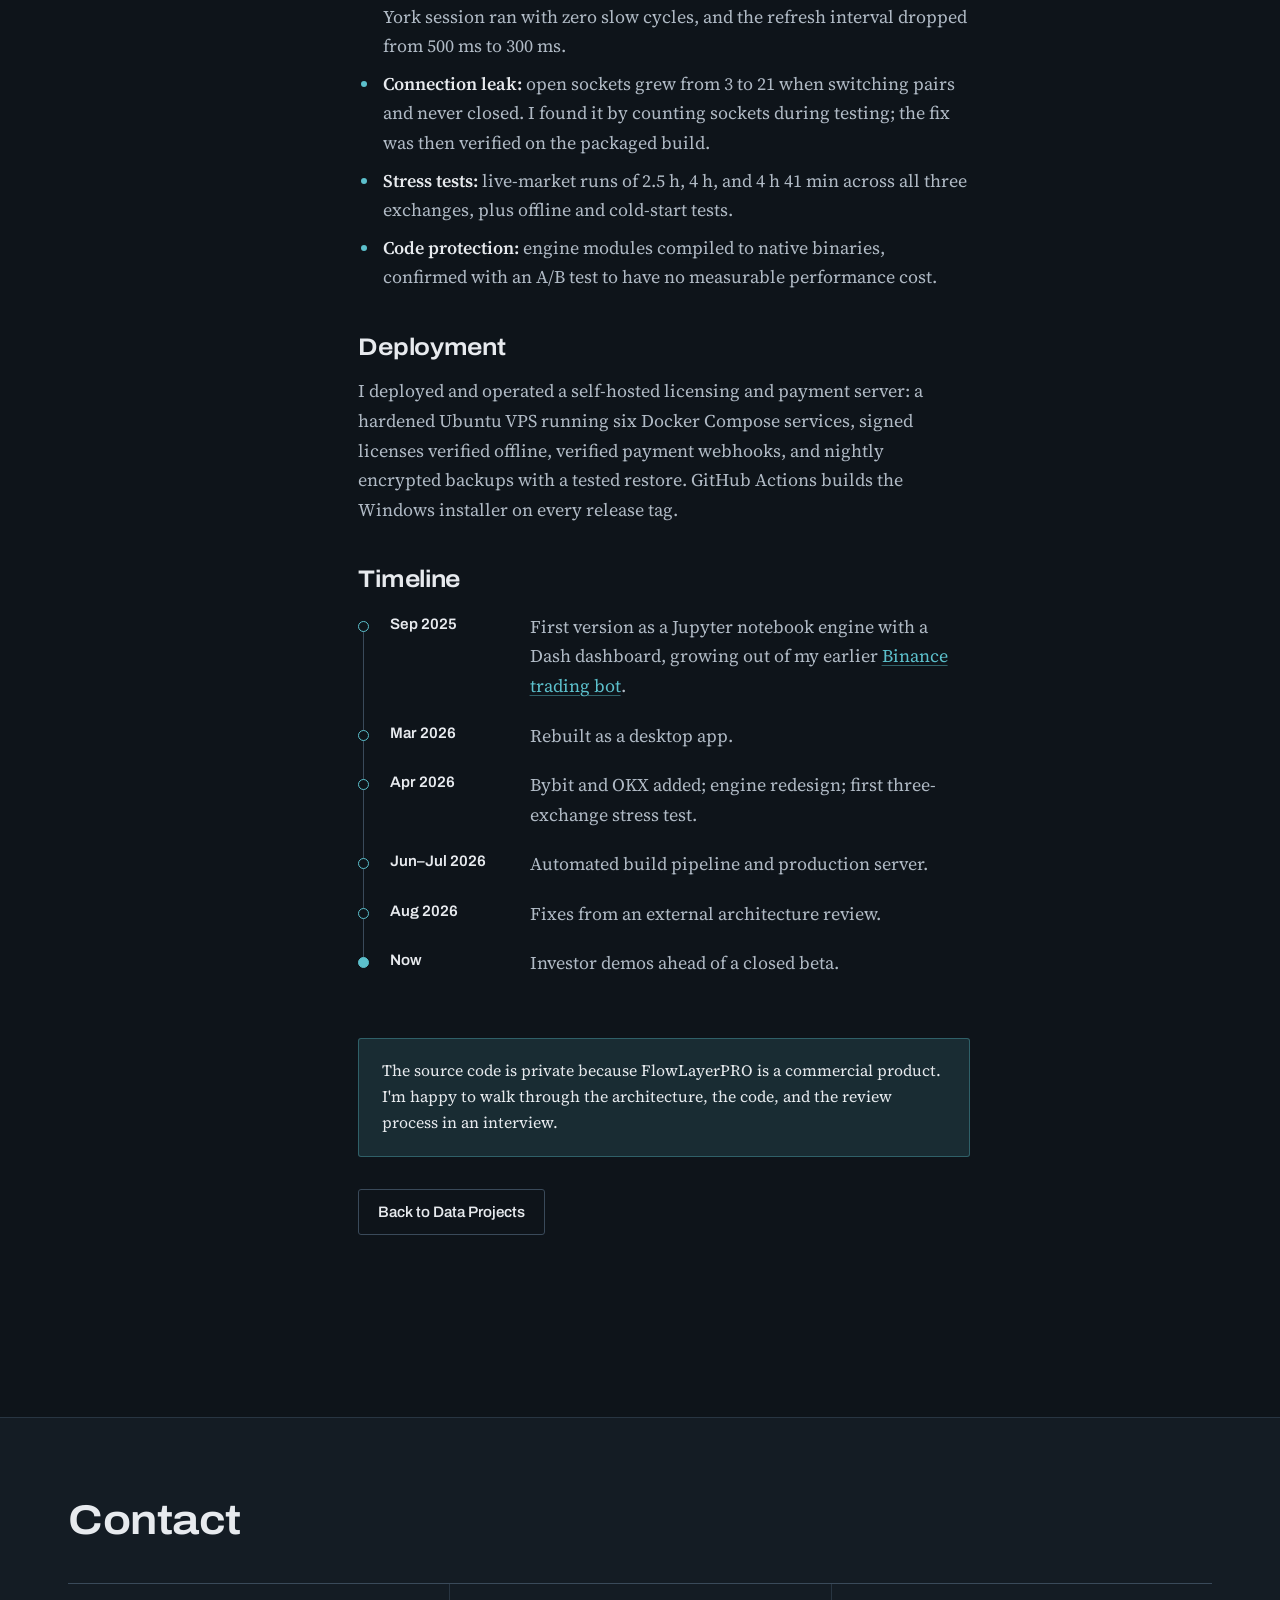
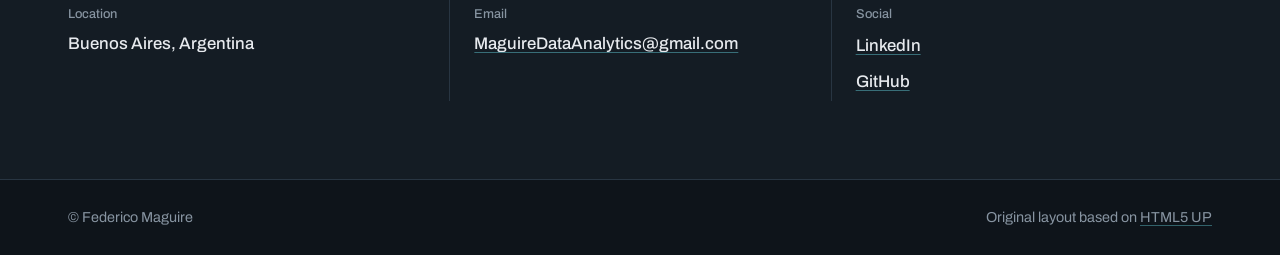
<file: flowlayerpro.html>
<!DOCTYPE html>
<html lang="en">
<head>
	<meta charset="utf-8" />
	<meta name="viewport" content="width=device-width, initial-scale=1" />
	<title>FlowLayerPRO Case Study | Federico Maguire Portfolio</title>
	<meta name="description" content="Case study: FlowLayerPRO, a real-time order flow analytics desktop app built with an AI coding assistant under evidence-based review." />
	<meta name="theme-color" content="#0e141a" />
	<link rel="preload" href="assets/fonts/archivo-latin-wdth-normal.woff2" as="font" type="font/woff2" crossorigin />
	<link rel="stylesheet" href="assets/css/site.css" />
</head>
<body>
	<a class="skip-link" href="#main">Skip to content</a>

	<svg width="0" height="0" style="position:absolute" aria-hidden="true">
		<symbol id="i-mail" viewBox="0 0 24 24"><path fill="none" stroke="currentColor" stroke-width="1.6" d="M3 5.5h18v13H3z"/><path fill="none" stroke="currentColor" stroke-width="1.6" d="m3.5 6 8.5 7 8.5-7"/></symbol>
		<symbol id="i-linkedin" viewBox="0 0 24 24"><path fill="currentColor" d="M4.98 3.5a2.5 2.5 0 1 1 0 5 2.5 2.5 0 0 1 0-5zM3 9.75h4v11H3zM9.5 9.75h3.8v1.5h.06c.53-1 1.83-2.05 3.77-2.05 4.03 0 4.77 2.65 4.77 6.1v5.45h-4v-4.83c0-1.15-.02-2.63-1.6-2.63-1.6 0-1.85 1.25-1.85 2.55v4.91h-4z"/></symbol>
		<symbol id="i-github" viewBox="0 0 24 24"><path fill="currentColor" d="M12 2.2a10 10 0 0 0-3.16 19.49c.5.09.68-.22.68-.48v-1.7c-2.78.6-3.37-1.34-3.37-1.34-.46-1.16-1.11-1.47-1.11-1.47-.91-.62.07-.6.07-.6 1 .07 1.53 1.03 1.53 1.03.9 1.52 2.34 1.08 2.91.83.09-.65.35-1.08.63-1.33-2.22-.25-4.55-1.11-4.55-4.94 0-1.09.39-1.98 1.03-2.68-.1-.25-.45-1.27.1-2.64 0 0 .84-.27 2.75 1.02a9.5 9.5 0 0 1 5 0c1.91-1.29 2.75-1.02 2.75-1.02.55 1.37.2 2.39.1 2.64.64.7 1.03 1.59 1.03 2.68 0 3.84-2.34 4.68-4.57 4.93.36.31.68.92.68 1.85v2.74c0 .27.18.58.69.48A10 10 0 0 0 12 2.2z"/></symbol>
	</svg>

	<header class="site-header">
		<div class="container">
			<a class="brand" href="index.html"><span class="brand-mark" aria-hidden="true"></span>Federico Maguire</a>
			<button class="nav-toggle" type="button" aria-expanded="false" aria-controls="site-nav"><span class="nav-toggle-bars" aria-hidden="true"></span>Menu</button>
			<nav class="nav" id="site-nav" aria-label="Main">
				<ul class="nav-links">
					<li><a href="index.html">Data Projects</a></li>
					<li><a href="flowlayerpro.html" aria-current="page">FlowLayerPRO</a></li>
					<li><a href="generic.html">Resume &amp; Courses</a></li>
					<li><a href="elements.html">CNC CAD/CAM Design</a></li>
				</ul>
				<ul class="icon-links">
					<li><a href="mailto:MaguireDataAnalytics@gmail.com" aria-label="Email"><svg aria-hidden="true"><use href="#i-mail"/></svg></a></li>
					<li><a href="https://www.linkedin.com/in/Federico-Maguire/" aria-label="LinkedIn"><svg aria-hidden="true"><use href="#i-linkedin"/></svg></a></li>
					<li><a href="https://github.com/FedeMaguire" aria-label="GitHub"><svg aria-hidden="true"><use href="#i-github"/></svg></a></li>
				</ul>
			</nav>
		</div>
	</header>

	<!-- Intro -->
	<section class="hero hero--page" aria-labelledby="intro-title">
		<div class="container">
			<p class="hero-kicker">September 2025 – Present</p>
			<h1 class="hero-title" id="intro-title">FlowLayerPRO<span class="hero-title-sub">Case Study</span></h1>
			<p class="hero-lead">Real-time order flow analytics for crypto futures.</p>
		</div>
	</section>

	<main id="main">
		<article class="section">
			<div class="container">
				<div class="article">

					<div class="block">
						<div class="prose">
							<p class="lede">A Windows desktop app that streams live trades and order-book depth from Binance, Bybit, and OKX
							and turns them into one readable chart: liquidity walls, large trades, iceberg orders, and buy/sell delta,
							refreshed every 300 ms. I designed the product, directed its development with an AI coding assistant,
							and tested every change before accepting it.</p>
						</div>

						<div class="frame frame--accent block-wide">
							<div class="media-stack">
								<a class="shot" href="images/flowlayerpro/loading.jpg" data-lightbox><img src="images/flowlayerpro/loading.jpg" alt="FlowLayerPRO loading screen with the app logo and tagline" width="1600" height="860" /></a>
								<figure class="figure" style="margin: 0;">
									<a class="shot" href="images/flowlayerpro/dashboard.jpg" data-lightbox><img src="images/flowlayerpro/dashboard.jpg" alt="FlowLayerPRO main chart: BTCUSDT candles with liquidity walls, large-trade markers, iceberg markers, and the delta/CVD panel" width="1600" height="861" loading="lazy" /></a>
									<figcaption>Live BTCUSDT session: 1-minute candles over a liquidity heatmap, with large-trade and iceberg markers, and delta/CVD below.</figcaption>
								</figure>
							</div>
						</div>

						<h2 class="visually-hidden">At a glance</h2>
						<dl class="spec spec--glance">
							<div><dt>Data</dt><dd>Live WebSocket streams from 3 exchanges across 8 USDT perpetual markets, up to 2 pairs on screen at once.</dd></div>
							<div><dt>Stack</dt><dd>Python engine (pandas, NumPy, websocket-client, threading), Tauri desktop shell, Plotly.js WebGL charts.</dd></div>
							<div><dt>Status</dt><dd>Production Windows build complete; currently in investor demos ahead of a closed beta.</dd></div>
							<div><dt>Code</dt><dd>Private, since this is a commercial product. I'm happy to walk through it in an interview.</dd></div>
						</dl>
					</div>

					<!-- What it shows -->
					<section class="block" aria-labelledby="shows">
						<div class="block-title"><h2 id="shows">What the app shows</h2></div>
						<div class="prose">
							<p>Order books and large trades carry information that moves price, but in raw form they arrive as a constant
							stream of WebSocket messages. The app processes them on the user's machine and draws four layers on one chart:</p>
							<ul>
								<li><b>Liquidity walls:</b> the order book is sampled at regular intervals, and the largest concentrations of resting orders are drawn as a heatmap behind the candles.</li>
								<li><b>Large trades:</b> the biggest trades of the last 60 minutes, shown as markers sized by notional value, with an adjustable size threshold.</li>
								<li><b>Iceberg orders:</b> price levels where executed volume exceeds the visible order size while the level keeps refreshing, a sign of a hidden order.</li>
								<li><b>Delta and CVD:</b> buy volume minus sell volume per minute, plus its running total.</li>
							</ul>
						</div>

						<div class="gallery">
							<a class="shot" href="images/flowlayerpro/big-trades.jpg" data-lightbox><img src="images/flowlayerpro/big-trades.jpg" alt="Large-trade bubbles with the big trades settings panel open" loading="lazy" /></a>
							<a class="shot" href="images/flowlayerpro/liquidity-settings.jpg" data-lightbox><img src="images/flowlayerpro/liquidity-settings.jpg" alt="Liquidity walls in blue with the liquidity settings panel open" loading="lazy" /></a>
							<a class="shot" href="images/flowlayerpro/tooltip.jpg" data-lightbox><img src="images/flowlayerpro/tooltip.jpg" alt="Hover tooltip showing price, quantity, and notional value of a liquidity level" loading="lazy" /></a>
							<a class="shot" href="images/flowlayerpro/two-pairs.jpg" data-lightbox><img src="images/flowlayerpro/two-pairs.jpg" alt="Compact layout with BTC and ETH pairs open and the menu collapsed to icons" loading="lazy" /></a>
							<a class="shot g-7" href="images/flowlayerpro/pair-exchange.jpg" data-lightbox><img src="images/flowlayerpro/pair-exchange.jpg" alt="Pair and exchange selection menus: eight USDT pairs and Binance, Bybit, OKX" loading="lazy" /></a>
							<a class="shot g-5" href="images/flowlayerpro/settings.jpg" data-lightbox><img src="images/flowlayerpro/settings.jpg" alt="Settings panel: chart colors, timezone, language, and dark or light mode" loading="lazy" /></a>
						</div>
					</section>

					<!-- Architecture -->
					<section class="block" aria-labelledby="how">
						<div class="block-title"><h2 id="how">How it works</h2></div>
						<div class="prose">
							<p>A Python engine runs as a background process on the user's computer. It connects directly to each exchange,
							aggregates the data in background threads, and every 300 ms sends a processed snapshot to the desktop shell,
							which renders it with WebGL. A separate server handles only licensing and payments; it never touches market data.</p>
						</div>

						<div class="diagram">
							<svg viewBox="0 0 820 230" role="img" aria-labelledby="archTitle archDesc" xmlns="http://www.w3.org/2000/svg">
								<title id="archTitle">FlowLayerPRO architecture</title>
								<desc id="archDesc">Binance, Bybit and OKX WebSocket feeds go into a local Python engine, which sends JSON snapshots every 300 ms to a Tauri desktop shell that renders Plotly.js WebGL charts. A separate licensing and payments server connects only to the app.</desc>
								<defs>
									<marker id="arr" viewBox="0 0 10 10" refX="9" refY="5" markerWidth="7" markerHeight="7" orient="auto-start-reverse">
										<path d="M0,0 L10,5 L0,10 z" fill="#8794a1" />
									</marker>
								</defs>
								<g font-family="Archivo, Helvetica, sans-serif" font-size="14" fill="#e7eaee">
									<!-- exchanges -->
									<rect x="10" y="20" width="140" height="40" rx="3" fill="#1b2530" stroke="#3a4a5a" />
									<text x="80" y="45" text-anchor="middle">Binance</text>
									<rect x="10" y="75" width="140" height="40" rx="3" fill="#1b2530" stroke="#3a4a5a" />
									<text x="80" y="100" text-anchor="middle">Bybit</text>
									<rect x="10" y="130" width="140" height="40" rx="3" fill="#1b2530" stroke="#3a4a5a" />
									<text x="80" y="155" text-anchor="middle">OKX</text>
									<!-- engine -->
									<rect x="230" y="55" width="190" height="80" rx="3" fill="rgba(92,192,204,0.12)" stroke="#5cc0cc" stroke-width="1.5" />
									<text x="325" y="88" text-anchor="middle" font-weight="600">Python engine</text>
									<text x="325" y="110" text-anchor="middle" font-size="12" fill="#b0bac5">threads, pandas, heaps</text>
									<!-- shell -->
									<rect x="500" y="55" width="140" height="80" rx="3" fill="#1b2530" stroke="#3a4a5a" />
									<text x="570" y="88" text-anchor="middle" font-weight="600">Tauri shell</text>
									<text x="570" y="110" text-anchor="middle" font-size="12" fill="#b0bac5">desktop app</text>
									<!-- charts -->
									<rect x="690" y="55" width="120" height="80" rx="3" fill="#1b2530" stroke="#3a4a5a" />
									<text x="750" y="88" text-anchor="middle" font-weight="600">Charts</text>
									<text x="750" y="110" text-anchor="middle" font-size="12" fill="#b0bac5">Plotly.js WebGL</text>
									<!-- licensing -->
									<rect x="500" y="175" width="140" height="40" rx="3" fill="#141c24" stroke="#3a4a5a" stroke-dasharray="4 3" />
									<text x="570" y="200" text-anchor="middle" font-size="12" fill="#b0bac5">Licensing server</text>
									<!-- arrows -->
									<path d="M150,40 L228,80" stroke="#8794a1" fill="none" marker-end="url(#arr)" />
									<path d="M150,95 L228,95" stroke="#8794a1" fill="none" marker-end="url(#arr)" />
									<path d="M150,150 L228,110" stroke="#8794a1" fill="none" marker-end="url(#arr)" />
									<text x="189" y="20" text-anchor="middle" font-size="11" fill="#8794a1">WebSockets</text>
									<path d="M420,95 L498,95" stroke="#5cc0cc" fill="none" marker-end="url(#arr)" />
									<text x="459" y="85" text-anchor="middle" font-size="11" fill="#5cc0cc">300 ms</text>
									<path d="M640,95 L688,95" stroke="#8794a1" fill="none" marker-end="url(#arr)" />
									<path d="M570,173 L570,137" stroke="#8794a1" fill="none" stroke-dasharray="4 3" marker-end="url(#arr)" />
								</g>
							</svg>
						</div>
					</section>

					<!-- AI review -->
					<section class="block" aria-labelledby="ai">
						<div class="block-title"><h2 id="ai">Building with an AI coding assistant</h2></div>
						<div class="prose">
							<p>I supervised Claude as my coding assistant: it wrote the code drafts, and I reviewed, tested, and approved
							each one, rejecting or correcting it whenever the evidence didn't hold up. I also made the product decisions and the final call on every design choice.
							Over 40+ documented milestones, I worked under a fixed set of rules:</p>
							<ul>
								<li>Every claim needs log or command evidence. "It should work" is not evidence.</li>
								<li>One change at a time: apply, recompile, test, confirm.</li>
								<li>Test the packaged release build, never only the development build.</li>
								<li>Verification commands must never print secrets, even redacted.</li>
								<li>A second AI model reviews the architecture before major changes.</li>
							</ul>
							<p>These rules caught real mistakes. Three examples:</p>

							<div class="case">
								<span class="case-tag">Logical flaw in a design</span>
								<h3>A trial system that couldn't work</h3>
								<p>The assistant locked in a design that generated a new installation ID on every reinstall, combined with a
								counter limiting each user to three free trials. I noticed the two couldn't both hold: with a fresh ID each time,
								every reinstall would get a new trial and the counter would enforce nothing. I proposed storing the ID so it
								survives reinstalls, and that became the final design.</p>
							</div>

							<div class="case">
								<span class="case-tag">Wrong root-cause analysis</span>
								<h3>Iceberg detection silently stopped working</h3>
								<p>After a refactor, the app stopped saving iceberg detections. The assistant misdiagnosed the cause three times.
								I kept pointing out that the evidence didn't fit its explanations, which led to the real cause: the packaging
								tool loaded the engine twice, so the detector was writing to an empty copy of the data. The fix was to pass
								the data store in explicitly.</p>
							</div>

							<div class="case">
								<span class="case-tag">Race condition caught by testing</span>
								<h3>History that never reloaded after going offline</h3>
								<p>The assistant designed a retry loop that triggered only when the candle store was empty. It had even
								considered and dismissed the risk. My cold-start offline test showed history never reloaded: a single live
								candle arriving first made the store non-empty, so the retry never ran. The fix was an explicit flag.</p>
							</div>
						</div>
					</section>

					<!-- Testing & results -->
					<section class="block" aria-labelledby="testing">
						<div class="block-title"><h2 id="testing">Testing and results</h2></div>
						<div class="prose">
							<ul>
								<li><b>Performance:</b> under two volatile pairs, processing cycles took up to 2.9 s. After redesigning large-trade tracking around a heap, a 4-hour New York session ran with zero slow cycles, and the refresh interval dropped from 500 ms to 300 ms.</li>
								<li><b>Connection leak:</b> open sockets grew from 3 to 21 when switching pairs and never closed. I found it by counting sockets during testing; the fix was then verified on the packaged build.</li>
								<li><b>Stress tests:</b> live-market runs of 2.5 h, 4 h, and 4 h 41 min across all three exchanges, plus offline and cold-start tests.</li>
								<li><b>Code protection:</b> engine modules compiled to native binaries, confirmed with an A/B test to have no measurable performance cost.</li>
							</ul>

							<h3>Deployment</h3>
							<p>I deployed and operated a self-hosted licensing and payment server: a hardened Ubuntu VPS running six Docker
							Compose services, signed licenses verified offline, verified payment webhooks, and nightly encrypted backups with
							a tested restore. GitHub Actions builds the Windows installer on every release tag.</p>

							<h3>Timeline</h3>
							<ol class="timeline">
								<li><span class="t-when">Sep 2025</span><span>First version as a Jupyter notebook engine with a Dash dashboard, growing out of my earlier <a href="index.html#binance-bot">Binance trading bot</a>.</span></li>
								<li><span class="t-when">Mar 2026</span><span>Rebuilt as a desktop app.</span></li>
								<li><span class="t-when">Apr 2026</span><span>Bybit and OKX added; engine redesign; first three-exchange stress test.</span></li>
								<li><span class="t-when">Jun–Jul 2026</span><span>Automated build pipeline and production server.</span></li>
								<li><span class="t-when">Aug 2026</span><span>Fixes from an external architecture review.</span></li>
								<li><span class="t-when">Now</span><span>Investor demos ahead of a closed beta.</span></li>
							</ol>

							<p class="note">The source code is private because FlowLayerPRO is a commercial product. I'm happy to walk through
							the architecture, the code, and the review process in an interview.</p>

							<ul class="actions">
								<li><a href="index.html" class="button">Back to Data Projects</a></li>
							</ul>
						</div>
					</section>

				</div>
			</div>
		</article>
	</main>

	<!-- Contact -->
	<section class="contact" aria-labelledby="contact-title">
		<div class="container">
			<h2 id="contact-title">Contact</h2>
			<div class="contact-grid">
				<div>
					<h3>Location</h3>
					<p>Buenos Aires, Argentina</p>
				</div>
				<div>
					<h3>Email</h3>
					<p><a href="mailto:MaguireDataAnalytics@gmail.com">MaguireDataAnalytics@gmail.com</a></p>
				</div>
				<div>
					<h3>Social</h3>
					<ul>
						<li><a href="https://www.linkedin.com/in/Federico-Maguire/">LinkedIn</a></li>
						<li><a href="https://github.com/FedeMaguire">GitHub</a></li>
					</ul>
				</div>
			</div>
		</div>
	</section>

	<footer class="site-footer">
		<div class="container">
			<p>&copy; Federico Maguire</p>
			<p>Original layout based on <a href="https://html5up.net">HTML5 UP</a></p>
		</div>
	</footer>

	<script src="assets/js/site.js"></script>
</body>
</html>
</file>
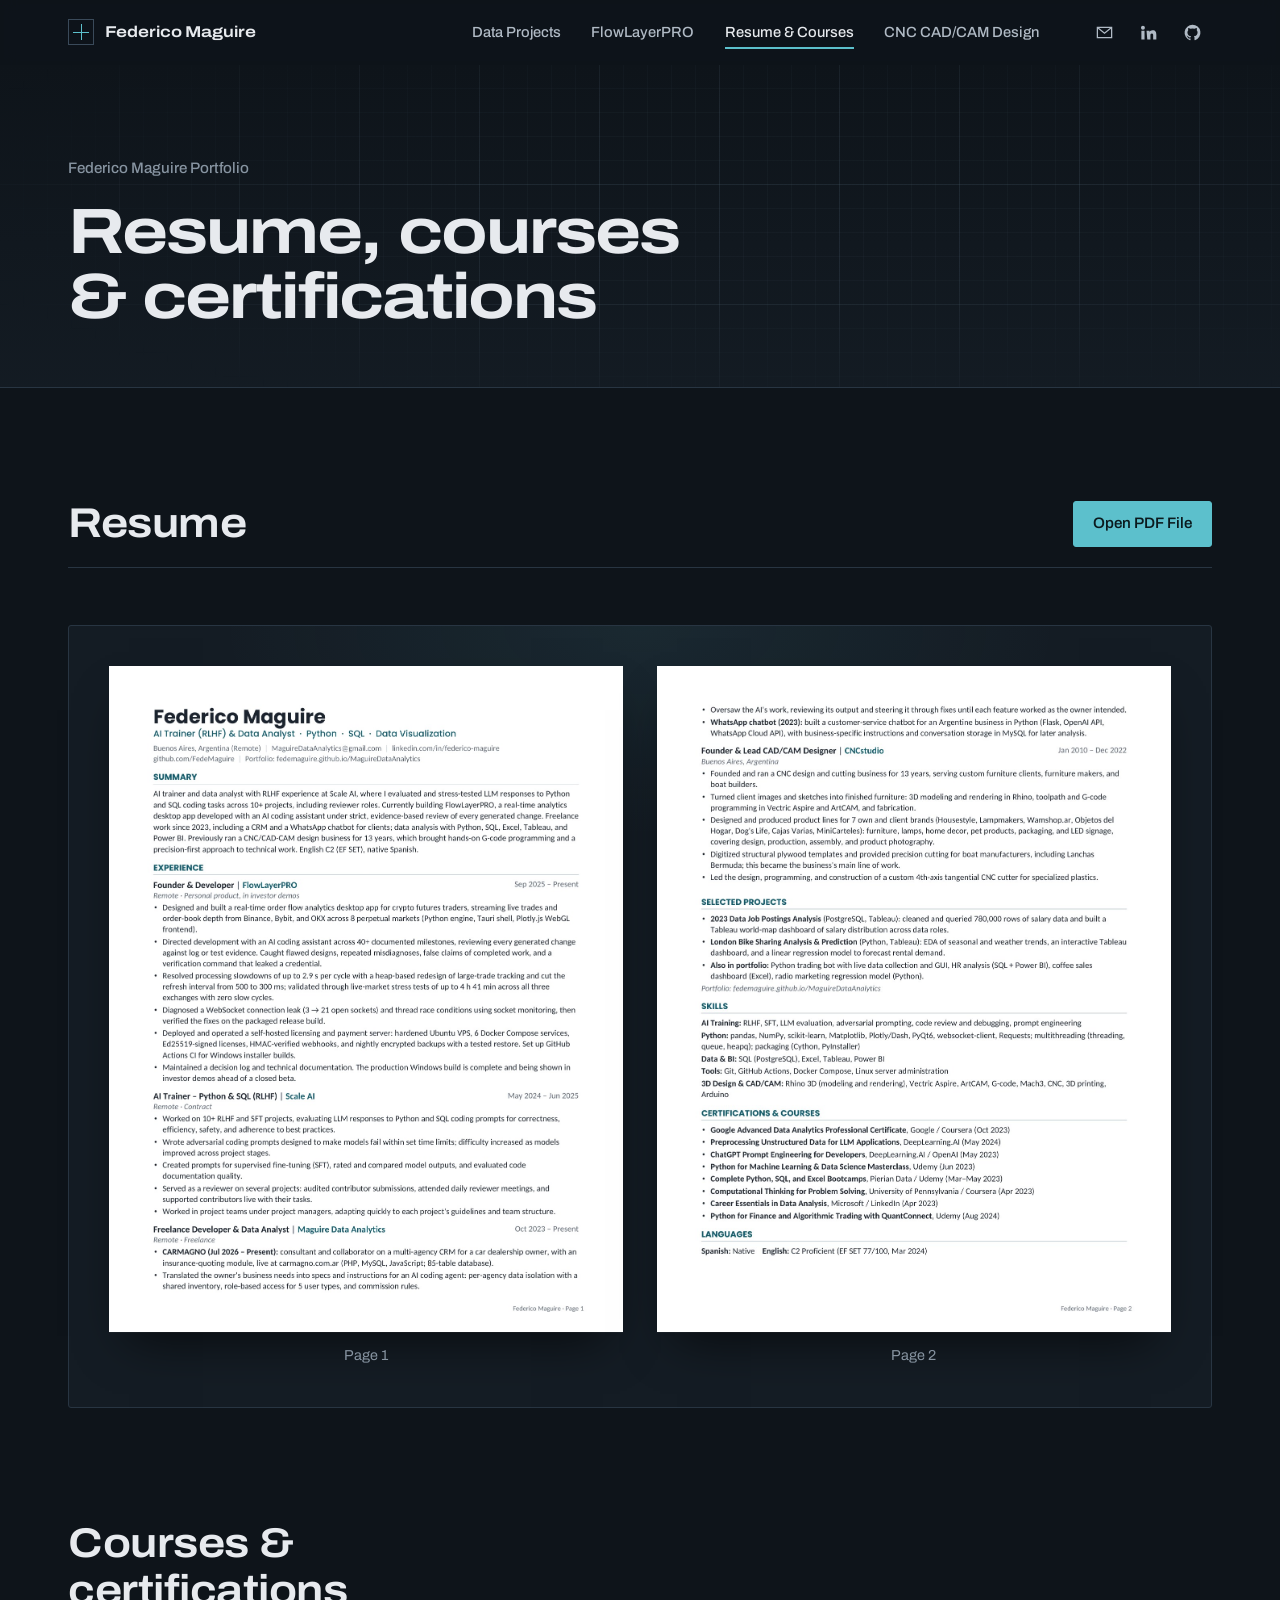
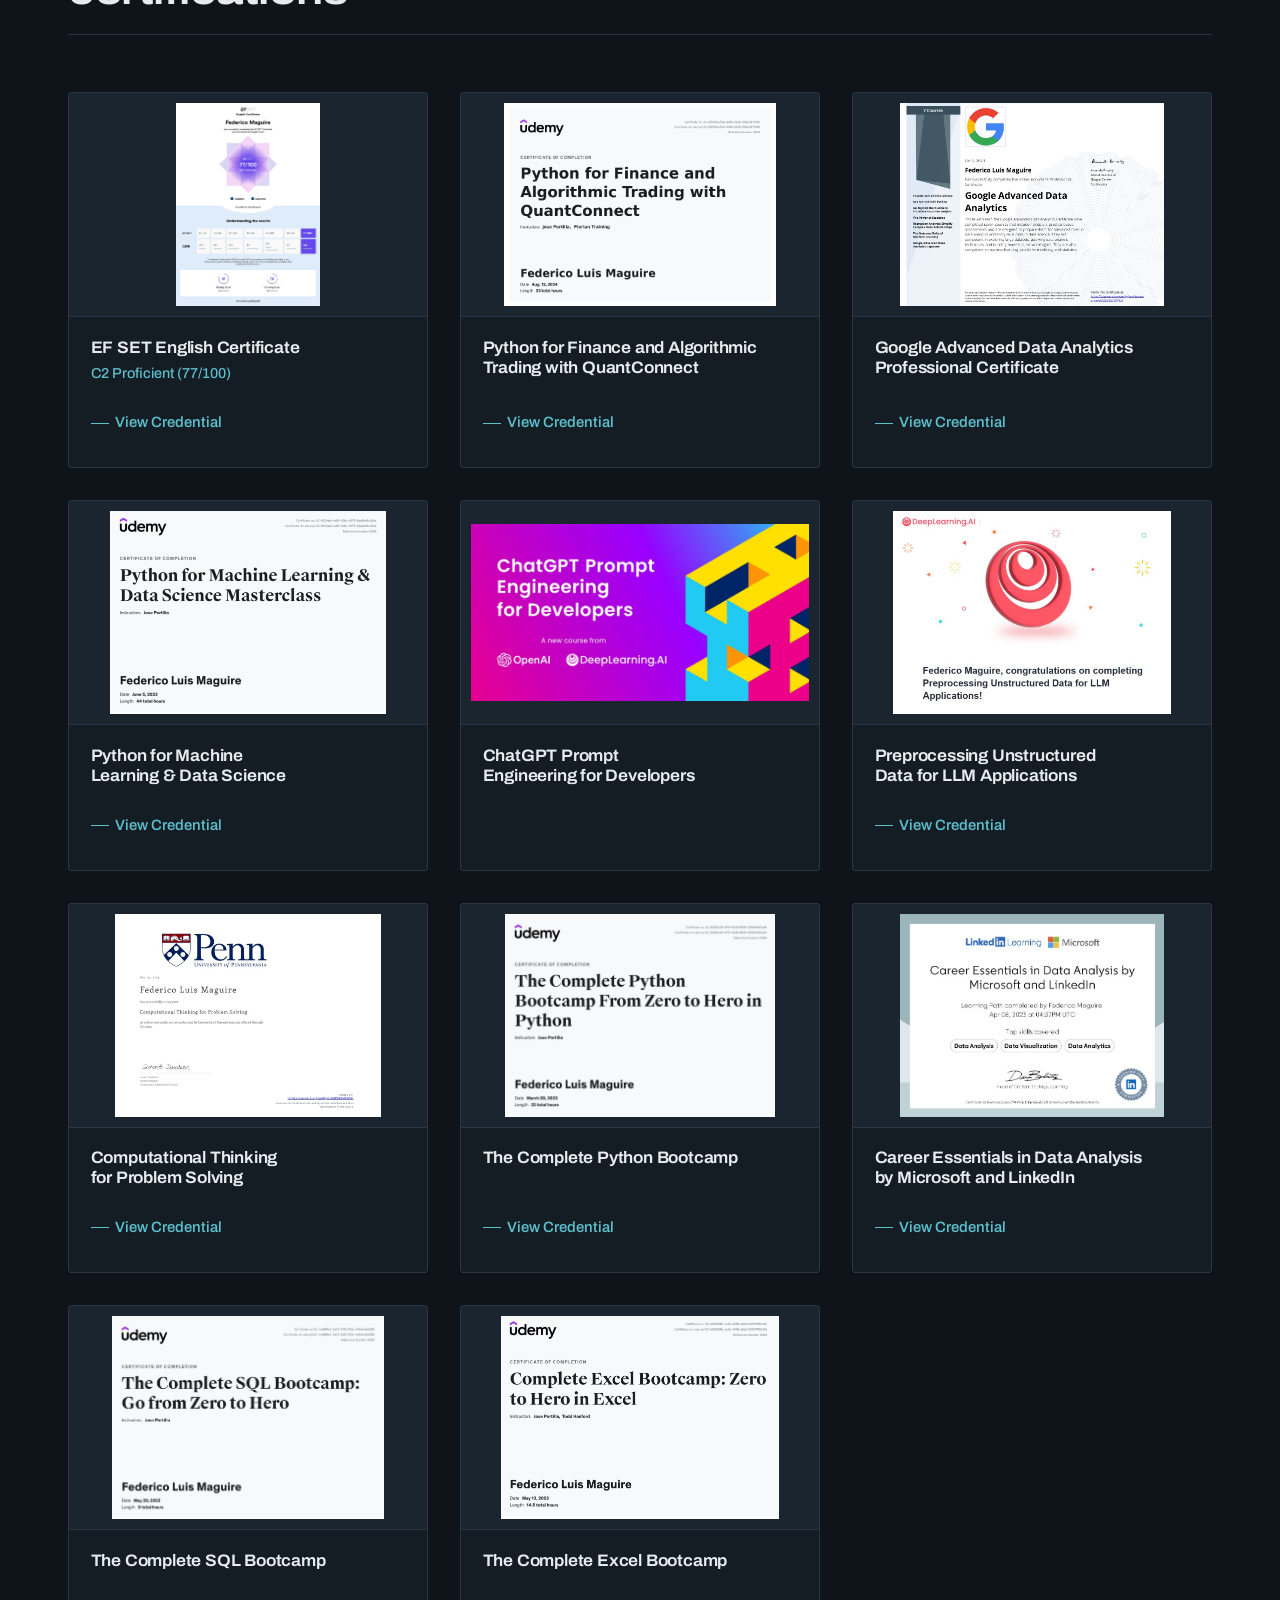
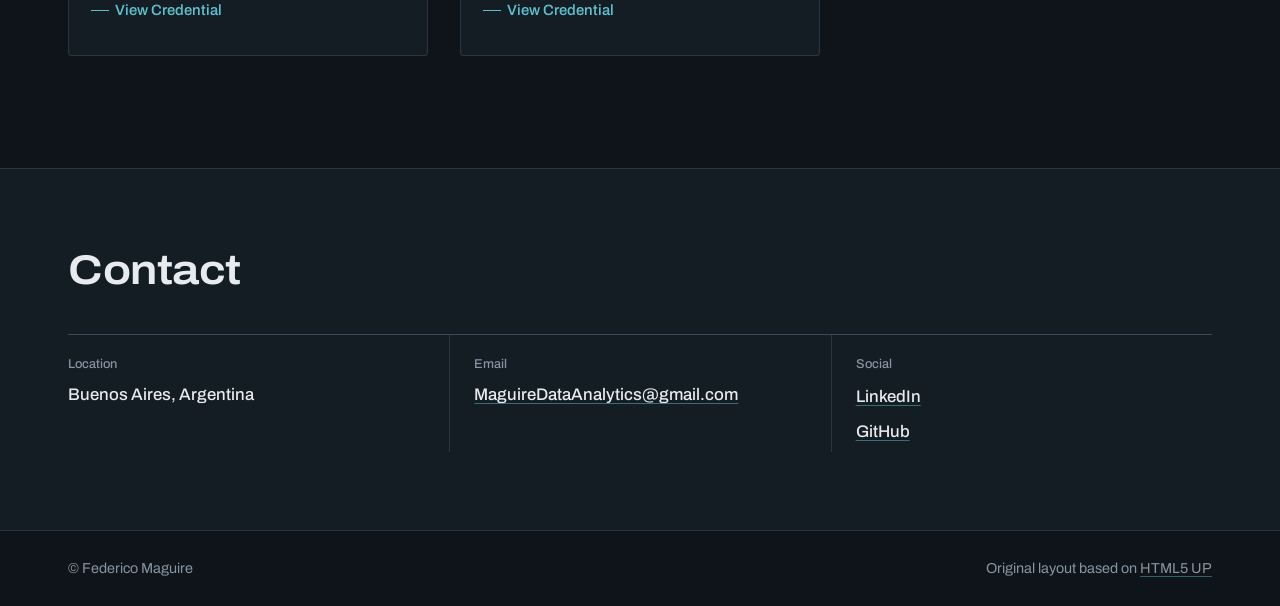
<file: generic.html>
<!DOCTYPE html>
<html lang="en">
<head>
	<meta charset="utf-8" />
	<meta name="viewport" content="width=device-width, initial-scale=1" />
	<title>Resume &amp; Courses | Federico Maguire Portfolio</title>
	<meta name="description" content="Resume, courses, and certifications of Federico Maguire, AI trainer (RLHF) and data analyst." />
	<meta name="theme-color" content="#0e141a" />
	<link rel="preload" href="assets/fonts/archivo-latin-wdth-normal.woff2" as="font" type="font/woff2" crossorigin />
	<link rel="stylesheet" href="assets/css/site.css" />
</head>
<body>
	<a class="skip-link" href="#main">Skip to content</a>

	<svg width="0" height="0" style="position:absolute" aria-hidden="true">
		<symbol id="i-mail" viewBox="0 0 24 24"><path fill="none" stroke="currentColor" stroke-width="1.6" d="M3 5.5h18v13H3z"/><path fill="none" stroke="currentColor" stroke-width="1.6" d="m3.5 6 8.5 7 8.5-7"/></symbol>
		<symbol id="i-linkedin" viewBox="0 0 24 24"><path fill="currentColor" d="M4.98 3.5a2.5 2.5 0 1 1 0 5 2.5 2.5 0 0 1 0-5zM3 9.75h4v11H3zM9.5 9.75h3.8v1.5h.06c.53-1 1.83-2.05 3.77-2.05 4.03 0 4.77 2.65 4.77 6.1v5.45h-4v-4.83c0-1.15-.02-2.63-1.6-2.63-1.6 0-1.85 1.25-1.85 2.55v4.91h-4z"/></symbol>
		<symbol id="i-github" viewBox="0 0 24 24"><path fill="currentColor" d="M12 2.2a10 10 0 0 0-3.16 19.49c.5.09.68-.22.68-.48v-1.7c-2.78.6-3.37-1.34-3.37-1.34-.46-1.16-1.11-1.47-1.11-1.47-.91-.62.07-.6.07-.6 1 .07 1.53 1.03 1.53 1.03.9 1.52 2.34 1.08 2.91.83.09-.65.35-1.08.63-1.33-2.22-.25-4.55-1.11-4.55-4.94 0-1.09.39-1.98 1.03-2.68-.1-.25-.45-1.27.1-2.64 0 0 .84-.27 2.75 1.02a9.5 9.5 0 0 1 5 0c1.91-1.29 2.75-1.02 2.75-1.02.55 1.37.2 2.39.1 2.64.64.7 1.03 1.59 1.03 2.68 0 3.84-2.34 4.68-4.57 4.93.36.31.68.92.68 1.85v2.74c0 .27.18.58.69.48A10 10 0 0 0 12 2.2z"/></symbol>
	</svg>

	<header class="site-header">
		<div class="container">
			<a class="brand" href="index.html"><span class="brand-mark" aria-hidden="true"></span>Federico Maguire</a>
			<button class="nav-toggle" type="button" aria-expanded="false" aria-controls="site-nav"><span class="nav-toggle-bars" aria-hidden="true"></span>Menu</button>
			<nav class="nav" id="site-nav" aria-label="Main">
				<ul class="nav-links">
					<li><a href="index.html">Data Projects</a></li>
					<li><a href="flowlayerpro.html">FlowLayerPRO</a></li>
					<li><a href="generic.html" aria-current="page">Resume &amp; Courses</a></li>
					<li><a href="elements.html">CNC CAD/CAM Design</a></li>
				</ul>
				<ul class="icon-links">
					<li><a href="mailto:MaguireDataAnalytics@gmail.com" aria-label="Email"><svg aria-hidden="true"><use href="#i-mail"/></svg></a></li>
					<li><a href="https://www.linkedin.com/in/Federico-Maguire/" aria-label="LinkedIn"><svg aria-hidden="true"><use href="#i-linkedin"/></svg></a></li>
					<li><a href="https://github.com/FedeMaguire" aria-label="GitHub"><svg aria-hidden="true"><use href="#i-github"/></svg></a></li>
				</ul>
			</nav>
		</div>
	</header>

		<!-- Intro -->
	<section class="hero hero--page" aria-labelledby="intro-title">
		<div class="container">
			<p class="hero-kicker">Federico Maguire Portfolio</p>
			<h1 class="hero-title" id="intro-title">Resume, courses &amp; certifications</h1>
		</div>
	</section>

	<main id="main">

		<!-- Resume -->
		<section class="section" aria-labelledby="resume-title">
			<div class="container">
				<div class="section-head">
					<h2 id="resume-title">Resume</h2>
					<ul class="actions section-head-actions">
						<li><a href="images/Federico_Maguire_Resume.pdf" class="button button--primary">Open PDF File</a></li>
					</ul>
				</div>
				<div class="sheets">
					<figure>
						<a href="images/Federico_Maguire_Resume.pdf"><img src="images/Federico_Maguire_Resume.jpg" alt="Federico Maguire resume, page 1" /></a>
						<figcaption>Page 1</figcaption>
					</figure>
					<figure>
						<a href="images/Federico_Maguire_Resume.pdf"><img src="images/Federico_Maguire_Resume_page2.jpg" alt="Federico Maguire resume, page 2" loading="lazy" /></a>
						<figcaption>Page 2</figcaption>
					</figure>
				</div>
			</div>
		</section>

		<!-- Courses and certifications -->
		<section class="section" aria-labelledby="certs-title">
			<div class="container">
				<div class="section-head">
					<h2 id="certs-title">Courses &amp; certifications</h2>
				</div>
				<div class="grid grid--certs">
					<article class="card">
						<a class="card-media card-media--contain" href="images/EF SET Certificate.jpg" data-lightbox><img src="images/EF SET Certificate.jpg" alt="EF SET English certificate" loading="lazy" /></a>
						<div class="card-body">
							<h3>EF SET English Certificate</h3>
							<p class="card-sub">C2 Proficient (77/100)</p>
							<p class="card-link"><a href="https://cert.efset.org/bkqwwk">View Credential</a></p>
						</div>
					</article>
					<article class="card">
						<a class="card-media card-media--contain" href="images/pythonforalgorithmictrading.jpg" data-lightbox><img src="images/pythonforalgorithmictrading.jpg" alt="Python for Finance and Algorithmic Trading with QuantConnect certificate" loading="lazy" /></a>
						<div class="card-body">
							<h3>Python for Finance and Algorithmic Trading with QuantConnect</h3>
							<p class="card-link"><a href="https://www.udemy.com/certificate/UC-d03f331a-f5b4-4086-80d8-319be3871c68/">View Credential</a></p>
						</div>
					</article>
					<article class="card">
						<a class="card-media card-media--contain" href="images/googleAdvanced.jpg" data-lightbox><img src="images/googleAdvanced.jpg" alt="Google Advanced Data Analytics certificate" loading="lazy" /></a>
						<div class="card-body">
							<h3>Google Advanced Data Analytics Professional Certificate</h3>
							<p class="card-link"><a href="https://www.coursera.org/account/accomplishments/specialization/certificate/2QCV3SF2PPUV">View Credential</a></p>
						</div>
					</article>
					<article class="card">
						<a class="card-media card-media--contain" href="images/macchiune learning.jpg" data-lightbox><img src="images/macchiune learning.jpg" alt="Python for Machine Learning and Data Science certificate" loading="lazy" /></a>
						<div class="card-body">
							<h3>Python for Machine Learning &amp; Data Science</h3>
							<p class="card-link"><a href="https://www.udemy.com/certificate/UC-4213daef-a401-40bc-b075-6aa8a46cd2de/">View Credential</a></p>
						</div>
					</article>
					<article class="card">
						<a class="card-media card-media--contain" href="images/chatgpt.jpg" data-lightbox><img src="images/chatgpt.jpg" alt="ChatGPT Prompt Engineering for Developers course" loading="lazy" /></a>
						<div class="card-body">
							<h3>ChatGPT Prompt Engineering for Developers</h3>
						</div>
					</article>
					<article class="card">
						<a class="card-media card-media--contain" href="images/preprocessing.jpg" data-lightbox><img src="images/preprocessing.jpg" alt="Preprocessing Unstructured Data for LLM Applications certificate" loading="lazy" /></a>
						<div class="card-body">
							<h3>Preprocessing Unstructured Data for LLM Applications</h3>
							<p class="card-link"><a href="https://learn.deeplearning.ai/accomplishments/7fab892c-d4a5-47ac-ac94-36793fbf03ca">View Credential</a></p>
						</div>
					</article>
					<article class="card">
						<a class="card-media card-media--contain" href="images/computational.jpg" data-lightbox><img src="images/computational.jpg" alt="Computational Thinking for Problem Solving certificate" loading="lazy" /></a>
						<div class="card-body">
							<h3>Computational Thinking for Problem Solving</h3>
							<p class="card-link"><a href="https://www.coursera.org/account/accomplishments/certificate/HF4H5NBME4DA">View Credential</a></p>
						</div>
					</article>
					<article class="card">
						<a class="card-media card-media--contain" href="images/python.jpg" data-lightbox><img src="images/python.jpg" alt="The Complete Python Bootcamp certificate" loading="lazy" /></a>
						<div class="card-body">
							<h3>The Complete Python Bootcamp</h3>
							<p class="card-link"><a href="https://www.udemy.com/certificate/UC-8b281cd8-d791-43d5-8606-d2f684d63ad4/">View Credential</a></p>
						</div>
					</article>
					<article class="card">
						<a class="card-media card-media--contain" href="images/microsoftcarrer.jpg" data-lightbox><img src="images/microsoftcarrer.jpg" alt="Career Essentials in Data Analysis certificate" loading="lazy" /></a>
						<div class="card-body">
							<h3>Career Essentials in Data Analysis by Microsoft and LinkedIn</h3>
							<p class="card-link"><a href="https://www.linkedin.com/learning/certificates/8ee4cde3abc6779409fa5151ace5e525678b04e143a7ec40ba66087a19eaf7fa">View Credential</a></p>
						</div>
					</article>
					<article class="card">
						<a class="card-media card-media--contain" href="images/SQL.jpg" data-lightbox><img src="images/SQL.jpg" alt="The Complete SQL Bootcamp certificate" loading="lazy" /></a>
						<div class="card-body">
							<h3>The Complete SQL Bootcamp</h3>
							<p class="card-link"><a href="https://www.udemy.com/certificate/UC-1ca869e6-8a75-4135-87dc-e4fa4ee6d988/">View Credential</a></p>
						</div>
					</article>
					<article class="card">
						<a class="card-media card-media--contain" href="images/excel.jpg" data-lightbox><img src="images/excel.jpg" alt="The Complete Excel Bootcamp certificate" loading="lazy" /></a>
						<div class="card-body">
							<h3>The Complete Excel Bootcamp</h3>
							<p class="card-link"><a href="https://www.udemy.com/certificate/UC-b233656a-bc2e-4356-a8e2-03151786b1e5/">View Credential</a></p>
						</div>
					</article>
				</div>
			</div>
		</section>

	</main>

	<!-- Contact -->
	<section class="contact" aria-labelledby="contact-title">
		<div class="container">
			<h2 id="contact-title">Contact</h2>
			<div class="contact-grid">
				<div>
					<h3>Location</h3>
					<p>Buenos Aires, Argentina</p>
				</div>
				<div>
					<h3>Email</h3>
					<p><a href="mailto:MaguireDataAnalytics@gmail.com">MaguireDataAnalytics@gmail.com</a></p>
				</div>
				<div>
					<h3>Social</h3>
					<ul>
						<li><a href="https://www.linkedin.com/in/Federico-Maguire/">LinkedIn</a></li>
						<li><a href="https://github.com/FedeMaguire">GitHub</a></li>
					</ul>
				</div>
			</div>
		</div>
	</section>

	<footer class="site-footer">
		<div class="container">
			<p>&copy; Federico Maguire</p>
			<p>Original layout based on <a href="https://html5up.net">HTML5 UP</a></p>
		</div>
	</footer>

	<script src="assets/js/site.js"></script>
</body>
</html>
</file>
<file: assets/css/site.css>
/* ==========================================================================
   Federico Maguire Portfolio: design system
   Idea: engineering-drawing language (CAD grid, crop marks, title blocks)
   applied to data and software work. Teal = data/software, brass = physical work.
   ========================================================================== */

/* ---------- Fonts (self-hosted, SIL Open Font License) ---------- */
@font-face {
	font-family: "Archivo";
	font-style: normal;
	font-display: swap;
	font-weight: 100 900;
	font-stretch: 62% 125%;
	src: url("../fonts/archivo-latin-wdth-normal.woff2") format("woff2");
	unicode-range: U+0000-00FF,U+0131,U+0152-0153,U+02BB-02BC,U+02C6,U+02DA,U+02DC,U+0304,U+0308,U+0329,U+2000-206F,U+20AC,U+2122,U+2191,U+2193,U+2212,U+2215,U+FEFF,U+FFFD;
}
@font-face {
	font-family: "Archivo";
	font-style: normal;
	font-display: swap;
	font-weight: 100 900;
	font-stretch: 62% 125%;
	src: url("../fonts/archivo-latin-ext-wdth-normal.woff2") format("woff2");
	unicode-range: U+0100-02BA,U+02BD-02C5,U+02C7-02CC,U+02CE-02D7,U+02DD-02FF,U+0304,U+0308,U+0329,U+1D00-1DBF,U+1E00-1E9F,U+1EF2-1EFF,U+2020,U+20A0-20AB,U+20AD-20C0,U+2113,U+2C60-2C7F,U+A720-A7FF;
}
@font-face {
	font-family: "Source Serif 4";
	font-style: normal;
	font-display: swap;
	font-weight: 200 900;
	src: url("../fonts/source-serif-4-latin-opsz-normal.woff2") format("woff2");
	unicode-range: U+0000-00FF,U+0131,U+0152-0153,U+02BB-02BC,U+02C6,U+02DA,U+02DC,U+0304,U+0308,U+0329,U+2000-206F,U+20AC,U+2122,U+2191,U+2193,U+2212,U+2215,U+FEFF,U+FFFD;
}
@font-face {
	font-family: "Source Serif 4";
	font-style: normal;
	font-display: swap;
	font-weight: 200 900;
	src: url("../fonts/source-serif-4-latin-ext-opsz-normal.woff2") format("woff2");
	unicode-range: U+0100-02BA,U+02BD-02C5,U+02C7-02CC,U+02CE-02D7,U+02DD-02FF,U+0304,U+0308,U+0329,U+1D00-1DBF,U+1E00-1E9F,U+1EF2-1EFF,U+2020,U+20A0-20AB,U+20AD-20C0,U+2113,U+2C60-2C7F,U+A720-A7FF;
}

/* ---------- Tokens ---------- */
:root {
	color-scheme: dark;
	/* Surfaces */
	--ink-0: #0e141a;          /* page */
	--ink-1: #141c24;          /* section band / card */
	--ink-2: #1b2530;          /* raised */
	--line: #283542;           /* hairlines */
	--line-strong: #3a4a5a;    /* frames, inputs */

	/* Text */
	--text: #e7eaee;
	--text-2: #b0bac5;
	--text-3: #8794a1;

	/* Accents (each carries meaning) */
	--teal: #5cc0cc;           /* data and software */
	--teal-soft: rgba(92, 192, 204, 0.14);
	--brass: #d6a964;          /* physical work, CNC */
	--brass-soft: rgba(214, 169, 100, 0.14);

	/* Page accent; the CNC page switches it to brass */
	--accent: var(--teal);
	--accent-soft: var(--teal-soft);
	--on-accent: #0b1a1e;

	/* Type */
	--font-display: "Archivo", "Helvetica Neue", Arial, sans-serif;
	--font-body: "Source Serif 4", Georgia, "Times New Roman", serif;

	--fs-hero: clamp(2.6rem, 1.4rem + 4.8vw, 5.25rem);
	--fs-h1: clamp(2.2rem, 1.5rem + 3.2vw, 4rem);
	--fs-h2: clamp(1.7rem, 1.3rem + 1.8vw, 2.6rem);
	--fs-h3: clamp(1.35rem, 1.1rem + 1vw, 1.9rem);
	--fs-h4: 1.2rem;
	--fs-body: clamp(1.02rem, 0.98rem + 0.2vw, 1.12rem);
	--fs-small: 0.9rem;
	--fs-meta: 0.8rem;

	/* Layout */
	--max: 1240px;
	--gutter: clamp(16px, 4vw, 48px);
	--measure: 68ch;
	--section: clamp(4rem, 3rem + 5vw, 8rem);
	--radius: 3px;

	--ease: cubic-bezier(0.2, 0.7, 0.2, 1);
	--header-h: 64px;
}

/* ---------- Reset and base ---------- */
*, *::before, *::after { box-sizing: border-box; }

html {
	-webkit-text-size-adjust: 100%;
	scroll-behavior: smooth;
	scroll-padding-top: calc(var(--header-h) + 16px);
}

body {
	margin: 0;
	background:
		radial-gradient(1200px 600px at 85% -10%, rgba(92, 192, 204, 0.07), transparent 60%),
		var(--ink-0);
	color: var(--text-2);
	font-family: var(--font-body);
	font-size: var(--fs-body);
	font-optical-sizing: auto;
	line-height: 1.65;
	text-rendering: optimizeLegibility;
	-webkit-font-smoothing: antialiased;
}

img, svg { display: block; max-width: 100%; height: auto; }

h1, h2, h3, h4 {
	margin: 0;
	color: var(--text);
	font-family: var(--font-display);
	font-stretch: 112%;
	font-weight: 650;
	line-height: 1.12;
	letter-spacing: -0.012em;
	text-wrap: balance;
}

p { margin: 0 0 1.1em; }
p:last-child { margin-bottom: 0; }

b, strong { color: var(--text); font-weight: 600; }

a {
	color: var(--accent);
	text-decoration: underline;
	text-decoration-color: color-mix(in srgb, var(--accent) 45%, transparent);
	text-underline-offset: 0.18em;
	text-decoration-thickness: 1px;
	transition: color 160ms var(--ease), text-decoration-color 160ms var(--ease);
}
a:hover { color: var(--text); text-decoration-color: var(--accent); }

:focus-visible {
	outline: 2px solid var(--accent);
	outline-offset: 3px;
	border-radius: 2px;
}

::selection { background: var(--accent); color: var(--on-accent); }

ul { padding-left: 1.2em; }
li { margin-bottom: 0.45em; }
li::marker { color: var(--accent); }

hr {
	border: 0;
	height: 1px;
	background: var(--line);
	margin: var(--section) 0;
}

.visually-hidden {
	position: absolute !important;
	width: 1px; height: 1px;
	overflow: hidden; clip: rect(0 0 0 0);
	white-space: nowrap;
}

.skip-link {
	position: absolute;
	left: 16px; top: -60px;
	z-index: 100;
	padding: 0.6em 1em;
	background: var(--accent);
	color: var(--on-accent);
	font-family: var(--font-display);
	text-decoration: none;
}
.skip-link:focus { top: 12px; }

.container {
	width: 100%;
	max-width: var(--max);
	margin-inline: auto;
	padding-inline: var(--gutter);
}

/* ---------- Header and navigation ---------- */
.site-header {
	position: sticky;
	top: 0;
	z-index: 50;
	background: rgba(14, 20, 26, 0.86);
	border-bottom: 1px solid transparent;
	backdrop-filter: saturate(140%) blur(10px);
	-webkit-backdrop-filter: saturate(140%) blur(10px);
	transition: border-color 200ms var(--ease), background-color 200ms var(--ease);
}
.site-header.is-scrolled {
	background: rgba(14, 20, 26, 0.94);
	border-bottom-color: var(--line);
}

.site-header .container {
	display: flex;
	align-items: center;
	gap: 2rem;
	min-height: var(--header-h);
}

.brand {
	display: inline-flex;
	align-items: center;
	gap: 0.7rem;
	color: var(--text);
	font-family: var(--font-display);
	font-stretch: 118%;
	font-weight: 650;
	font-size: 0.98rem;
	letter-spacing: -0.005em;
	text-decoration: none;
	white-space: nowrap;
}
.brand:hover { color: var(--text); }

/* Monogram drawn as a CAD origin mark */
.brand-mark {
	position: relative;
	width: 26px; height: 26px;
	flex: none;
	border: 1px solid var(--line-strong);
}
.brand-mark::before,
.brand-mark::after {
	content: "";
	position: absolute;
	background: var(--accent);
}
.brand-mark::before { left: 50%; top: 4px; bottom: 4px; width: 1px; }
.brand-mark::after { top: 50%; left: 4px; right: 4px; height: 1px; }

.nav {
	display: flex;
	align-items: center;
	gap: 2rem;
	margin-left: auto;
}

.nav-links {
	display: flex;
	gap: 0.3rem;
	margin: 0;
	padding: 0;
	list-style: none;
}
.nav-links li { margin: 0; }

.nav-links a {
	position: relative;
	display: block;
	padding: 0.55rem 0.8rem;
	color: var(--text-2);
	font-family: var(--font-display);
	font-size: 0.92rem;
	font-weight: 500;
	text-decoration: none;
	white-space: nowrap;
}
.nav-links a::after {
	content: "";
	position: absolute;
	left: 0.8rem; right: 0.8rem; bottom: 0.25rem;
	height: 2px;
	background: var(--accent);
	transform: scaleX(0);
	transform-origin: left;
	transition: transform 220ms var(--ease);
}
.nav-links a:hover { color: var(--text); }
.nav-links a:hover::after { transform: scaleX(0.35); }
.nav-links a[aria-current="page"] { color: var(--text); }
.nav-links a[aria-current="page"]::after { transform: scaleX(1); }

.icon-links {
	display: flex;
	gap: 0.25rem;
	margin: 0;
	padding: 0;
	list-style: none;
}
.icon-links li { margin: 0; }
.icon-links a {
	display: grid;
	place-items: center;
	width: 40px; height: 40px;
	color: var(--text-2);
	border-radius: var(--radius);
	transition: color 160ms var(--ease), background-color 160ms var(--ease);
}
.icon-links a:hover { color: var(--text); background: var(--ink-2); }
.icon-links svg { width: 19px; height: 19px; }

.nav-toggle {
	display: none;
	margin-left: auto;
	align-items: center;
	gap: 0.6rem;
	min-height: 44px;
	padding: 0 0.9rem;
	background: transparent;
	color: var(--text);
	border: 1px solid var(--line-strong);
	border-radius: var(--radius);
	font: 500 0.92rem var(--font-display);
	cursor: pointer;
}
.nav-toggle-bars {
	position: relative;
	width: 16px; height: 10px;
}
.nav-toggle-bars::before,
.nav-toggle-bars::after {
	content: "";
	position: absolute;
	left: 0; right: 0;
	height: 1.5px;
	background: currentColor;
	transition: transform 220ms var(--ease), top 220ms var(--ease);
}
.nav-toggle-bars::before { top: 0; }
.nav-toggle-bars::after { top: 8.5px; }
.nav-toggle[aria-expanded="true"] .nav-toggle-bars::before { top: 4.25px; transform: rotate(45deg); }
.nav-toggle[aria-expanded="true"] .nav-toggle-bars::after { top: 4.25px; transform: rotate(-45deg); }

@media (max-width: 1040px) {
	.nav-toggle { display: inline-flex; }

	.nav {
		position: absolute;
		top: 100%;
		left: 0; right: 0;
		flex-direction: column;
		align-items: stretch;
		gap: 0;
		padding: 0.5rem var(--gutter) 1.5rem;
		background: var(--ink-0);
		border-bottom: 1px solid var(--line);
		visibility: hidden;
		opacity: 0;
		transform: translateY(-8px);
		transition: opacity 200ms var(--ease), transform 200ms var(--ease), visibility 0s linear 200ms;
	}
	.nav.is-open {
		visibility: visible;
		opacity: 1;
		transform: none;
		transition: opacity 200ms var(--ease), transform 200ms var(--ease);
	}
	.nav-links { flex-direction: column; gap: 0; }
	.nav-links a {
		padding: 0.95rem 0;
		font-size: 1.08rem;
		border-bottom: 1px solid var(--line);
	}
	.nav-links a::after { left: 0; right: auto; width: 28px; bottom: -1px; }
	.nav-links a:hover::after { transform: scaleX(1); }
	.icon-links { margin-top: 1rem; gap: 0.5rem; }
	.icon-links a { width: 44px; height: 44px; border: 1px solid var(--line); }
}

/* ---------- Hero ---------- */
.hero {
	position: relative;
	overflow: hidden;
	padding-top: clamp(3.5rem, 2rem + 5vw, 7rem);
	padding-bottom: clamp(3.5rem, 2rem + 5vw, 7rem);
	border-bottom: 1px solid var(--line);
	background: linear-gradient(180deg, rgba(20, 28, 36, 0) 0%, rgba(20, 28, 36, 0.9) 100%);
}

/* CAD workspace grid, faded toward the edges */
.hero::before {
	content: "";
	position: absolute;
	inset: 0;
	background-image:
		linear-gradient(to right, rgba(132, 160, 184, 0.09) 1px, transparent 1px),
		linear-gradient(to bottom, rgba(132, 160, 184, 0.09) 1px, transparent 1px),
		linear-gradient(to right, rgba(132, 160, 184, 0.045) 1px, transparent 1px),
		linear-gradient(to bottom, rgba(132, 160, 184, 0.045) 1px, transparent 1px);
	background-size: 120px 120px, 120px 120px, 24px 24px, 24px 24px;
	background-position: -1px -1px;
	-webkit-mask-image: radial-gradient(ellipse 80% 90% at 60% 40%, #000 30%, transparent 85%);
	mask-image: radial-gradient(ellipse 80% 90% at 60% 40%, #000 30%, transparent 85%);
	pointer-events: none;
}

.hero > .container { position: relative; }

.hero-title {
	font-size: var(--fs-hero);
	font-stretch: 125%;
	font-weight: 700;
	line-height: 0.98;
	letter-spacing: -0.03em;
}
.hero-title .hero-title-sub {
	display: block;
	margin-top: 0.12em;
	color: var(--text-3);
	font-weight: 400;
	font-stretch: 125%;
}

.hero-lead {
	max-width: 62ch;
	margin-top: clamp(1.5rem, 1rem + 1.5vw, 2.4rem);
	color: var(--text-2);
	font-size: clamp(1.08rem, 1rem + 0.35vw, 1.25rem);
	line-height: 1.6;
}

.hero .actions { margin-top: 2rem; }

/* Compact hero for inner pages */
.hero--page { padding-top: clamp(3.5rem, 2.5rem + 4vw, 7rem); padding-bottom: clamp(2.5rem, 2rem + 2vw, 4rem); }
.hero--page .hero-title { font-size: var(--fs-h1); font-stretch: 120%; line-height: 1.02; }
.hero-kicker {
	margin: 0 0 1.1rem;
	color: var(--text-3);
	font-family: var(--font-display);
	font-size: 0.95rem;
	font-weight: 500;
}
.hero-kicker a { color: var(--text-3); text-decoration: none; }
.hero-kicker a:hover { color: var(--text); }

/* ---------- Buttons ---------- */
.actions {
	display: flex;
	flex-wrap: wrap;
	gap: 0.75rem;
	margin: 1.8rem 0 0;
	padding: 0;
	list-style: none;
}
.actions li { margin: 0; }

.button {
	display: inline-flex;
	align-items: center;
	justify-content: center;
	gap: 0.55em;
	min-height: 46px;
	padding: 0.7em 1.25em;
	background: transparent;
	color: var(--text);
	border: 1px solid var(--line-strong);
	border-radius: var(--radius);
	font-family: var(--font-display);
	font-size: 0.95rem;
	font-weight: 550;
	line-height: 1.2;
	text-decoration: none;
	cursor: pointer;
	transition: background-color 160ms var(--ease), border-color 160ms var(--ease), color 160ms var(--ease);
}
.button:hover { color: var(--text); border-color: var(--accent); background: var(--accent-soft); }

.button--primary {
	background: var(--accent);
	border-color: var(--accent);
	color: var(--on-accent);
}
.button--primary:hover {
	background: color-mix(in srgb, var(--accent) 86%, #fff);
	border-color: color-mix(in srgb, var(--accent) 86%, #fff);
	color: var(--on-accent);
}

.button svg { width: 16px; height: 16px; flex: none; }

.text-link {
	font-family: var(--font-display);
	font-size: 0.95rem;
	font-weight: 550;
}

/* ---------- Sections ---------- */
.section { padding-block: var(--section); }
.section + .section { padding-top: 0; }

.section-head {
	display: grid;
	grid-template-columns: minmax(0, 1fr) minmax(0, 1.4fr);
	gap: 1rem 3rem;
	align-items: end;
	margin-bottom: clamp(2.5rem, 2rem + 2vw, 4rem);
	padding-bottom: 1.25rem;
	border-bottom: 1px solid var(--line);
}
.section-head h2 { font-size: var(--fs-h2); }
.section-head p { max-width: 56ch; color: var(--text-3); font-size: 1rem; justify-self: end; }
.section-head-actions { margin: 0; justify-self: end; }
@media (max-width: 760px) {
	.section-head { grid-template-columns: 1fr; }
	.section-head p,
	.section-head-actions { justify-self: start; }
}

/* ---------- Featured project (engineering sheet) ---------- */
.project {
	display: grid;
	grid-template-columns: repeat(12, minmax(0, 1fr));
	gap: clamp(1.75rem, 1rem + 2.5vw, 3.5rem);
	align-items: start;
}
.project + .project {
	margin-top: clamp(3rem, 2rem + 3vw, 5.5rem);
	padding-top: clamp(3rem, 2rem + 3vw, 5.5rem);
	border-top: 1px solid var(--line);
}

.project-body { grid-column: 1 / span 5; }
.project-media { grid-column: 6 / span 7; }

.project--flip .project-body { grid-column: 8 / span 5; grid-row: 1; }
.project--flip .project-media { grid-column: 1 / span 7; grid-row: 1; }

.project-body h3 {
	font-size: var(--fs-h3);
	font-stretch: 115%;
}
.project-sub {
	margin: 0.7rem 0 1.4rem;
	color: var(--accent);
	font-family: var(--font-display);
	font-size: 1rem;
	font-weight: 500;
	line-height: 1.4;
}
.project-body > p { color: var(--text-2); }

@media (min-width: 981px) {
	.project-body { position: sticky; top: calc(var(--header-h) + 2rem); }
}

@media (max-width: 980px) {
	.project-body,
	.project-media,
	.project--flip .project-body,
	.project--flip .project-media { grid-column: 1 / -1; grid-row: auto; }
	.project-body { position: static; }
}

/* Title block: the spec table found in the corner of an engineering drawing */
.spec {
	display: grid;
	grid-template-columns: repeat(2, minmax(0, 1fr));
	margin: 1.6rem 0 0;
	border: 1px solid var(--line-strong);
	font-family: var(--font-display);
}
.spec > div {
	padding: 0.65rem 0.85rem 0.7rem;
	border-right: 1px solid var(--line);
	border-bottom: 1px solid var(--line);
}
.spec > div:nth-child(2n) { border-right: 0; }
.spec > div:nth-last-child(-n + 2):nth-child(odd),
.spec > div:last-child { border-bottom: 0; }
.spec > .spec-wide { grid-column: 1 / -1; border-right: 0; }
.spec dt {
	margin-bottom: 0.15rem;
	color: var(--text-3);
	font-size: var(--fs-meta);
	font-weight: 500;
	font-stretch: 92%;
}
.spec dd {
	margin: 0;
	color: var(--text);
	font-size: 0.93rem;
	font-weight: 500;
	line-height: 1.35;
}

/* Frame with corner crop marks around project imagery */
.frame {
	--mark: var(--line-strong);
	--len: 14px;
	position: relative;
	padding: 12px;
	background:
		linear-gradient(var(--mark), var(--mark)) top left / var(--len) 1px no-repeat,
		linear-gradient(var(--mark), var(--mark)) top left / 1px var(--len) no-repeat,
		linear-gradient(var(--mark), var(--mark)) top right / var(--len) 1px no-repeat,
		linear-gradient(var(--mark), var(--mark)) top right / 1px var(--len) no-repeat,
		linear-gradient(var(--mark), var(--mark)) bottom left / var(--len) 1px no-repeat,
		linear-gradient(var(--mark), var(--mark)) bottom left / 1px var(--len) no-repeat,
		linear-gradient(var(--mark), var(--mark)) bottom right / var(--len) 1px no-repeat,
		linear-gradient(var(--mark), var(--mark)) bottom right / 1px var(--len) no-repeat;
}
.frame--accent { --mark: var(--accent); }

.media-stack { display: grid; gap: 14px; }

.shot {
	display: block;
	overflow: hidden;
	background: var(--ink-1);
	border: 1px solid var(--line);
	border-radius: 2px;
}
.shot img { width: 100%; transition: transform 500ms var(--ease), filter 300ms var(--ease); }
a.shot { text-decoration: none; }
a.shot:hover img { transform: scale(1.015); }
a.shot:hover { border-color: var(--line-strong); }

/* A tall screenshot shown as a window from the top, with the full image a click away */
.shot--window { position: relative; max-height: 620px; }
.shot--window img { object-fit: cover; object-position: top; }
.shot--window::after {
	content: "";
	position: absolute;
	left: 0; right: 0; bottom: 0;
	height: 140px;
	background: linear-gradient(180deg, transparent, var(--ink-0));
	pointer-events: none;
}
.shot-note {
	margin: 0.8rem 0 0;
	color: var(--text-3);
	font-family: var(--font-display);
	font-size: var(--fs-small);
}

/* ---------- Project grid (smaller work) ---------- */
.grid {
	display: grid;
	grid-template-columns: repeat(3, minmax(0, 1fr));
	gap: clamp(1.25rem, 0.8rem + 1.5vw, 2rem);
}
@media (max-width: 980px) { .grid { grid-template-columns: repeat(2, minmax(0, 1fr)); } }
@media (max-width: 620px) { .grid { grid-template-columns: 1fr; } }

.card {
	display: flex;
	flex-direction: column;
	background: var(--ink-1);
	border: 1px solid var(--line);
	border-radius: var(--radius);
	transition: border-color 200ms var(--ease);
}
.card:hover,
.card:focus-within { border-color: var(--line-strong); }

.card-media {
	aspect-ratio: 16 / 10;
	overflow: hidden;
	background: var(--ink-2);
	border-bottom: 1px solid var(--line);
	border-radius: var(--radius) var(--radius) 0 0;
}
.card-media img { width: 100%; height: 100%; object-fit: cover; object-position: top center; }
.card-media--contain img { object-fit: contain; object-position: center; padding: 10px; }

.card-body {
	display: flex;
	flex: 1;
	flex-direction: column;
	padding: 1.3rem 1.35rem 1.4rem;
}
.card h3 {
	font-size: 1.18rem;
	font-stretch: 108%;
	line-height: 1.2;
}
.card .card-sub {
	margin: 0.4rem 0 0.9rem;
	color: var(--accent);
	font-family: var(--font-display);
	font-size: 0.9rem;
	font-weight: 500;
	line-height: 1.35;
}
.card p { font-size: 0.98rem; line-height: 1.6; }
.card .card-link {
	margin-top: auto;
	padding-top: 1.1rem;
}
.card .card-link a {
	display: inline-flex;
	align-items: center;
	gap: 0.45em;
	min-height: 44px;
	font-family: var(--font-display);
	font-size: 0.93rem;
	font-weight: 550;
	text-decoration: none;
}
.card .card-link a::before {
	content: "";
	width: 18px; height: 1px;
	background: currentColor;
	transition: width 200ms var(--ease);
}
.card .card-link a:hover::before { width: 28px; }

/* Certificates: compact cards with a quieter title */
.grid--certs .card h3 { font-size: 1.04rem; font-stretch: 104%; }
.grid--certs .card-sub { margin-bottom: 0; }

/* ---------- Long-form article (case study) ---------- */
.article { max-width: 1120px; margin-inline: auto; }

/* Case-study sheet: section titles sit in a left rail, reading text to the right,
   images and diagrams span the full sheet */
.block-title h2 { font-size: var(--fs-h2); margin-bottom: 1.4rem; }
.block-wide { margin-top: 2.5rem; }
@media (min-width: 900px) {
	.block {
		display: grid;
		grid-template-columns: minmax(0, 14rem) minmax(0, 1fr);
		column-gap: clamp(2rem, 1rem + 3vw, 4.5rem);
	}
	.block > * { grid-column: 1 / -1; }
	.block > .block-title {
		grid-column: 1;
		grid-row: 1;
		align-self: start;
		position: sticky;
		top: calc(var(--header-h) + 2rem);
	}
	.block > .prose { grid-column: 2; grid-row: 1; }
	.block-title h2 { font-size: 1.55rem; font-stretch: 108%; line-height: 1.18; margin: 0.2rem 0 0; }
}

.prose { max-width: var(--measure); }
.prose h2 { font-size: var(--fs-h2); margin: 0 0 1.4rem; }
.prose h3 { font-size: 1.5rem; font-stretch: 110%; margin: 2.6rem 0 1rem; }
.prose ul { margin: 0 0 1.4em; }
.prose li { padding-left: 0.2em; }

.lede {
	color: var(--text);
	font-size: clamp(1.15rem, 1.05rem + 0.5vw, 1.38rem);
	line-height: 1.55;
}

.figure { margin: 2.5rem 0; }
.figure figcaption {
	margin-top: 0.8rem;
	color: var(--text-3);
	font-family: var(--font-display);
	font-size: var(--fs-small);
	line-height: 1.45;
}

.gallery {
	display: grid;
	grid-template-columns: repeat(12, minmax(0, 1fr));
	gap: 14px;
	margin: 2.5rem 0;
}
.gallery > * { grid-column: span 6; }
.gallery > .g-7 { grid-column: span 7; }
.gallery > .g-5 { grid-column: span 5; }
.gallery .shot img { height: 100%; object-fit: cover; }
@media (max-width: 680px) {
	.gallery > *,
	.gallery > .g-7,
	.gallery > .g-5 { grid-column: 1 / -1; }
}

.block {
	padding-block: clamp(3rem, 2rem + 3vw, 5rem);
	border-top: 1px solid var(--line);
}
.block:first-child { border-top: 0; padding-top: 0; }

.diagram {
	margin: 2rem 0 0.5rem;
	padding: clamp(1rem, 0.5rem + 2vw, 2rem);
	background: var(--ink-1);
	border: 1px solid var(--line);
	border-radius: var(--radius);
	overflow-x: auto;
}
.diagram svg { min-width: 560px; width: 100%; }

/* Review cases: a ruled note with a category tag */
.case {
	margin: 0 0 1.25rem;
	padding: 1.4rem 1.5rem 1.5rem;
	background: var(--ink-1);
	border: 1px solid var(--line);
	border-left: 2px solid var(--accent);
	border-radius: 0 var(--radius) var(--radius) 0;
}
.case-tag {
	display: block;
	margin-bottom: 0.45rem;
	color: var(--accent);
	font-family: var(--font-display);
	font-size: var(--fs-meta);
	font-weight: 600;
}
.case h3 { margin: 0 0 0.6rem; font-size: 1.12rem; font-stretch: 106%; }
.case p { font-size: 0.99rem; }

/* Timeline: a real sequence, so it gets an ordered rail */
.timeline {
	position: relative;
	margin: 1.2rem 0 0;
	padding: 0;
	list-style: none;
}
.timeline::before {
	content: "";
	position: absolute;
	left: 5px; top: 0.9em; bottom: 2.3rem;
	width: 1px;
	background: var(--line-strong);
}
.timeline li {
	position: relative;
	display: grid;
	grid-template-columns: 7.5rem 1fr;
	gap: 0.3rem 1.2rem;
	margin: 0;
	padding: 0 0 1.25rem 2rem;
}
.timeline li::before {
	content: "";
	position: absolute;
	left: 0; top: 0.5em;
	width: 11px; height: 11px;
	background: var(--ink-0);
	border: 1.5px solid var(--accent);
	border-radius: 50%;
}
.timeline li:last-child::before { background: var(--accent); }
.timeline .t-when {
	color: var(--text);
	font-family: var(--font-display);
	font-size: 0.95rem;
	font-weight: 600;
	line-height: 1.7;
}
@media (max-width: 560px) {
	.timeline li { grid-template-columns: 1fr; }
}

.note {
	margin: 2.5rem 0 0;
	padding: 1.2rem 1.4rem;
	background: var(--accent-soft);
	border: 1px solid color-mix(in srgb, var(--accent) 35%, transparent);
	border-radius: var(--radius);
	color: var(--text);
	font-size: 0.99rem;
}

/* Glance list rendered as a title block */
.spec--glance { grid-template-columns: repeat(4, minmax(0, 1fr)); margin: 2.5rem 0 0; }
.spec--glance > div { border-bottom: 0; border-right: 1px solid var(--line); }
.spec--glance > div:last-child { border-right: 0; }
.spec--glance dd { font-family: var(--font-body); font-size: 0.97rem; font-weight: 400; line-height: 1.5; color: var(--text-2); }
@media (max-width: 860px) {
	.spec--glance { grid-template-columns: repeat(2, minmax(0, 1fr)); }
	.spec--glance > div { border-bottom: 1px solid var(--line); }
	.spec--glance > div:nth-child(2n) { border-right: 0; }
	.spec--glance > div:nth-last-child(-n + 2) { border-bottom: 0; }
}
@media (max-width: 520px) {
	.spec--glance { grid-template-columns: 1fr; }
	.spec--glance > div { border-right: 0; border-bottom: 1px solid var(--line); }
	.spec--glance > div:last-child { border-bottom: 0; }
}

/* ---------- Resume sheets ---------- */
.sheets {
	display: grid;
	grid-template-columns: repeat(2, minmax(0, 1fr));
	gap: clamp(1rem, 0.5rem + 2vw, 2.5rem);
	padding: clamp(1rem, 0.5rem + 2.5vw, 3rem);
	background:
		radial-gradient(600px 300px at 50% 0%, rgba(92, 192, 204, 0.08), transparent 70%),
		var(--ink-1);
	border: 1px solid var(--line);
	border-radius: var(--radius);
}
.sheets a { display: block; text-decoration: none; }
.sheets img {
	width: 100%;
	background: #fff;
	box-shadow: 0 1px 0 rgba(255, 255, 255, 0.04), 0 24px 48px -20px rgba(0, 0, 0, 0.7);
	transition: transform 300ms var(--ease);
}
.sheets a:hover img { transform: translateY(-3px); }
.sheets figcaption {
	margin-top: 0.75rem;
	color: var(--text-3);
	font-family: var(--font-display);
	font-size: var(--fs-small);
	text-align: center;
}
.sheets figure { margin: 0; }
@media (max-width: 620px) { .sheets { grid-template-columns: 1fr; } }

/* ---------- CNC page ---------- */
.theme-brass {
	--accent: var(--brass);
	--accent-soft: var(--brass-soft);
	--on-accent: #20170a;
}
.theme-brass body,
body.theme-brass {
	background:
		radial-gradient(1200px 600px at 85% -10%, rgba(214, 169, 100, 0.07), transparent 60%),
		var(--ink-0);
}

.banner {
	margin-top: clamp(2rem, 1.5rem + 2vw, 3.5rem);
}
.banner img { width: 100%; aspect-ratio: 1548 / 425; object-fit: cover; }

.history {
	display: grid;
	grid-template-columns: 220px minmax(0, 1fr);
	gap: clamp(1.5rem, 1rem + 2vw, 3rem);
	align-items: start;
}
.history .shot { aspect-ratio: 1; }
.history .shot img { height: 100%; object-fit: cover; }
.history p { max-width: var(--measure); }
@media (max-width: 640px) {
	.history { grid-template-columns: 1fr; }
	.history .shot { max-width: 180px; }
}

.client {
	display: grid;
	grid-template-columns: repeat(12, minmax(0, 1fr));
	gap: clamp(1.5rem, 1rem + 2vw, 3rem);
	align-items: start;
	padding-block: clamp(3rem, 2rem + 3vw, 5rem);
	border-top: 1px solid var(--line);
}
.client:first-of-type { border-top: 0; padding-top: 0; }
.client-body { grid-column: 1 / span 4; }
.client-media { grid-column: 5 / span 8; }
.client h3 { font-size: var(--fs-h3); font-stretch: 115%; }
.client-role {
	margin: 0.6rem 0 1.2rem;
	color: var(--accent);
	font-family: var(--font-display);
	font-size: 0.95rem;
	font-weight: 500;
}
.client-body p { font-size: 1rem; }
.client-body .text-link { display: inline-flex; min-height: 44px; align-items: center; margin-top: 0.6rem; }

@media (min-width: 981px) {
	.client-body { position: sticky; top: calc(var(--header-h) + 2rem); }
}
@media (max-width: 980px) {
	.client-body, .client-media { grid-column: 1 / -1; }
}

/* Mosaic: one lead image over three details */
.mosaic {
	display: grid;
	grid-template-columns: repeat(3, minmax(0, 1fr));
	gap: 12px;
}
.mosaic > :first-child { grid-column: 1 / -1; aspect-ratio: 16 / 9; }
.mosaic > :not(:first-child) { aspect-ratio: 1; }
.mosaic .shot img { width: 100%; height: 100%; object-fit: cover; }
@media (max-width: 480px) {
	.mosaic { gap: 8px; }
}

/* ---------- Lightbox ---------- */
.lightbox {
	width: min(1200px, calc(100vw - 32px));
	max-height: calc(100vh - 32px);
	padding: 0;
	background: var(--ink-1);
	color: var(--text-2);
	border: 1px solid var(--line-strong);
	border-radius: var(--radius);
}
.lightbox::backdrop { background: rgba(6, 9, 12, 0.88); }
.lightbox[open] { animation: lb-in 220ms var(--ease); }
@keyframes lb-in { from { opacity: 0; transform: scale(0.985); } to { opacity: 1; transform: none; } }
.lightbox figure { margin: 0; }
.lightbox img {
	width: 100%;
	max-height: calc(100vh - 140px);
	object-fit: contain;
	background: var(--ink-0);
}
.lightbox-bar {
	display: flex;
	align-items: center;
	justify-content: space-between;
	gap: 1rem;
	padding: 0.6rem 0.6rem 0.6rem 1.1rem;
	border-top: 1px solid var(--line);
}
.lightbox figcaption {
	font-family: var(--font-display);
	font-size: var(--fs-small);
	color: var(--text-2);
}
.lightbox-close { flex: none; min-height: 40px; }

/* ---------- Contact and footer ---------- */
.contact {
	padding-block: clamp(3.5rem, 2.5rem + 3vw, 6rem);
	background: var(--ink-1);
	border-top: 1px solid var(--line);
}
.contact h2 { font-size: var(--fs-h2); }
.contact-grid {
	display: grid;
	grid-template-columns: repeat(3, minmax(0, 1fr));
	margin-top: 2.5rem;
	border-top: 1px solid var(--line-strong);
}
.contact-grid > div {
	padding: 1.4rem 1.5rem 0 0;
}
.contact-grid > div + div { padding-left: 1.5rem; border-left: 1px solid var(--line); }
.contact-grid h3 {
	margin-bottom: 0.6rem;
	color: var(--text-3);
	font-size: var(--fs-meta);
	font-weight: 500;
	font-stretch: 100%;
	letter-spacing: 0;
}
.contact-grid p,
.contact-grid a {
	color: var(--text);
	font-family: var(--font-display);
	font-size: 1.05rem;
	font-weight: 500;
	overflow-wrap: anywhere;
}
.contact-grid a { text-decoration-color: color-mix(in srgb, var(--accent) 50%, transparent); }
.contact-grid a:hover { color: var(--accent); }
.contact-grid ul { margin: 0; padding: 0; list-style: none; }
.contact-grid li { margin: 0 0 0.35rem; }
@media (max-width: 760px) {
	.contact-grid { grid-template-columns: 1fr; }
	.contact-grid > div + div { padding-left: 0; border-left: 0; border-top: 1px solid var(--line); margin-top: 1.4rem; }
}

.site-footer {
	padding-block: 1.6rem;
	border-top: 1px solid var(--line);
	color: var(--text-3);
	font-family: var(--font-display);
	font-size: var(--fs-small);
}
.site-footer .container {
	display: flex;
	flex-wrap: wrap;
	justify-content: space-between;
	gap: 0.5rem 2rem;
}
.site-footer p { margin: 0; }
.site-footer a { color: var(--text-3); }
.site-footer a:hover { color: var(--text); }

/* ---------- Motion preferences ---------- */
@media (prefers-reduced-motion: reduce) {
	html { scroll-behavior: auto; }
	*, *::before, *::after {
		transition-duration: 0.01ms !important;
		animation-duration: 0.01ms !important;
		animation-delay: 0ms !important;
	}
}

a.card-media { display: block; }

.prose .actions { margin: 2rem 0 0; padding-left: 0; }
.prose .actions li { padding-left: 0; }
.mosaic > :first-child img { object-position: 50% 35%; }
</file>
